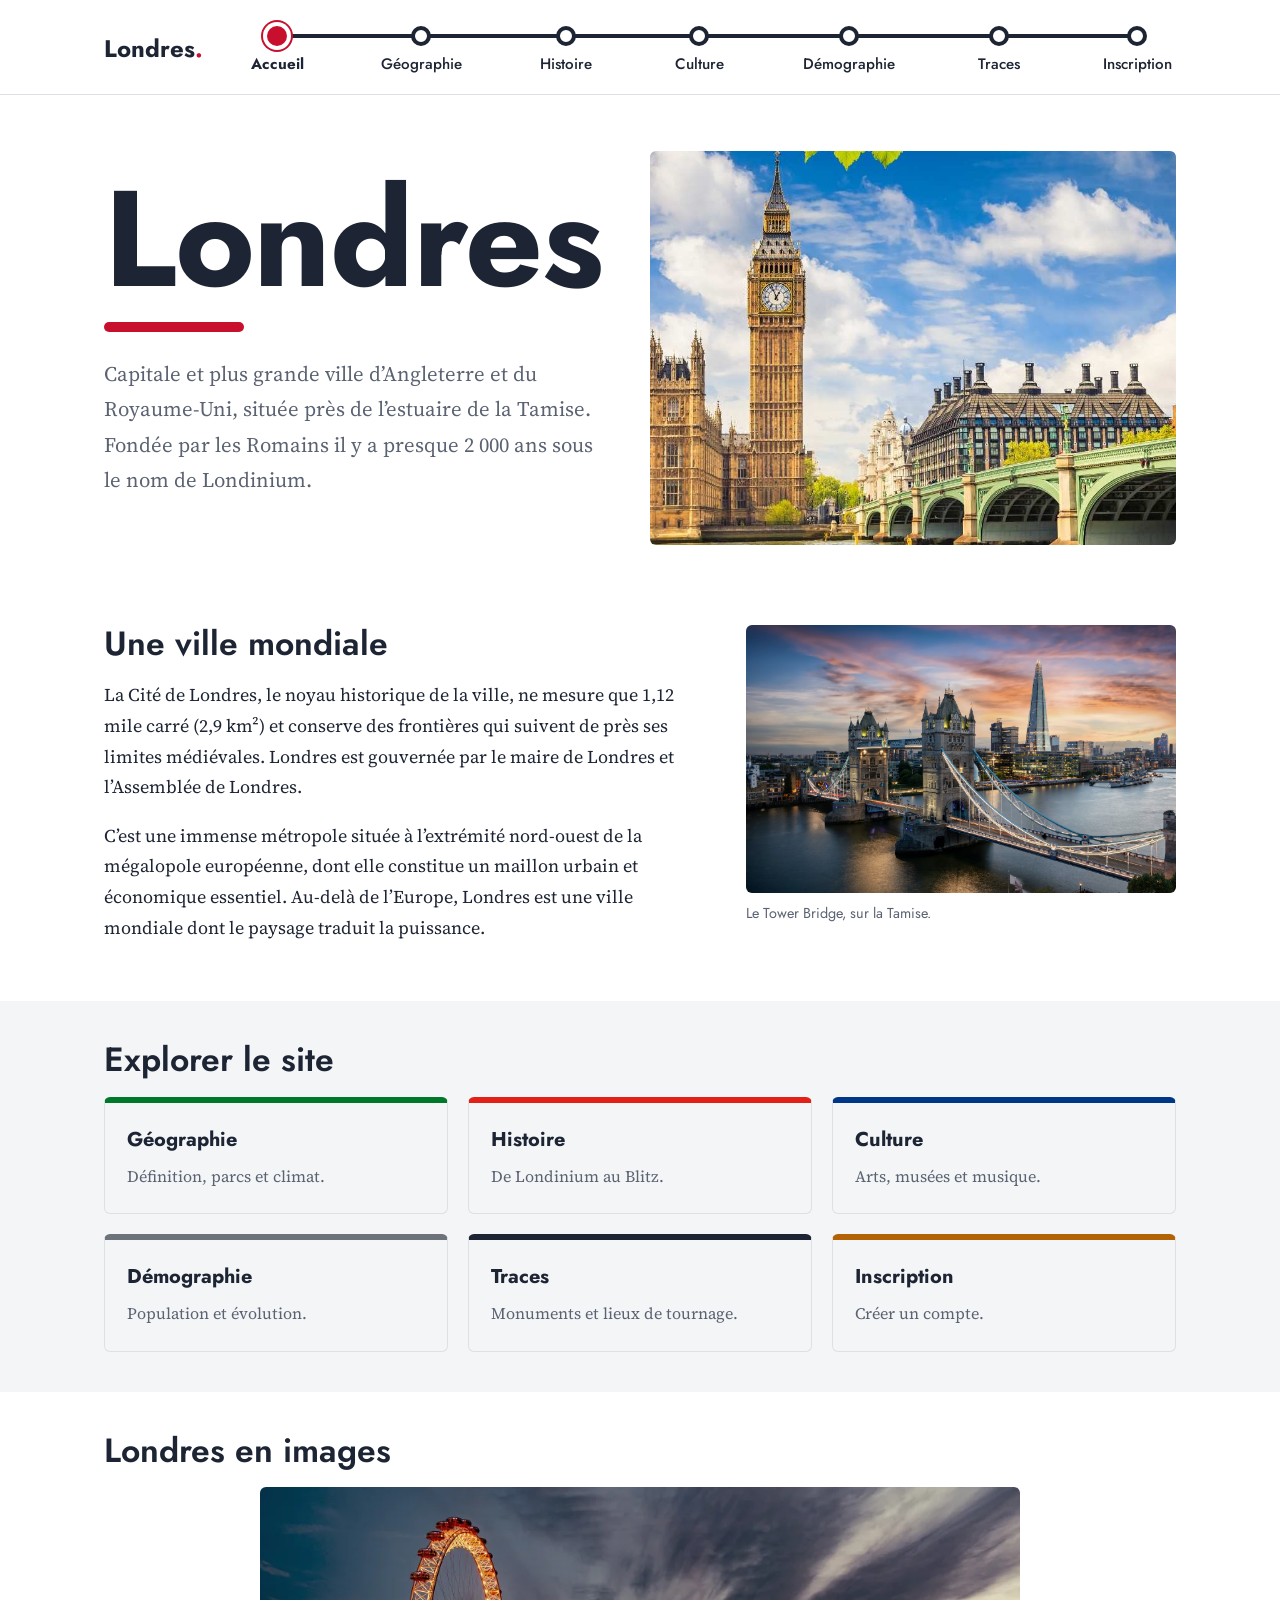
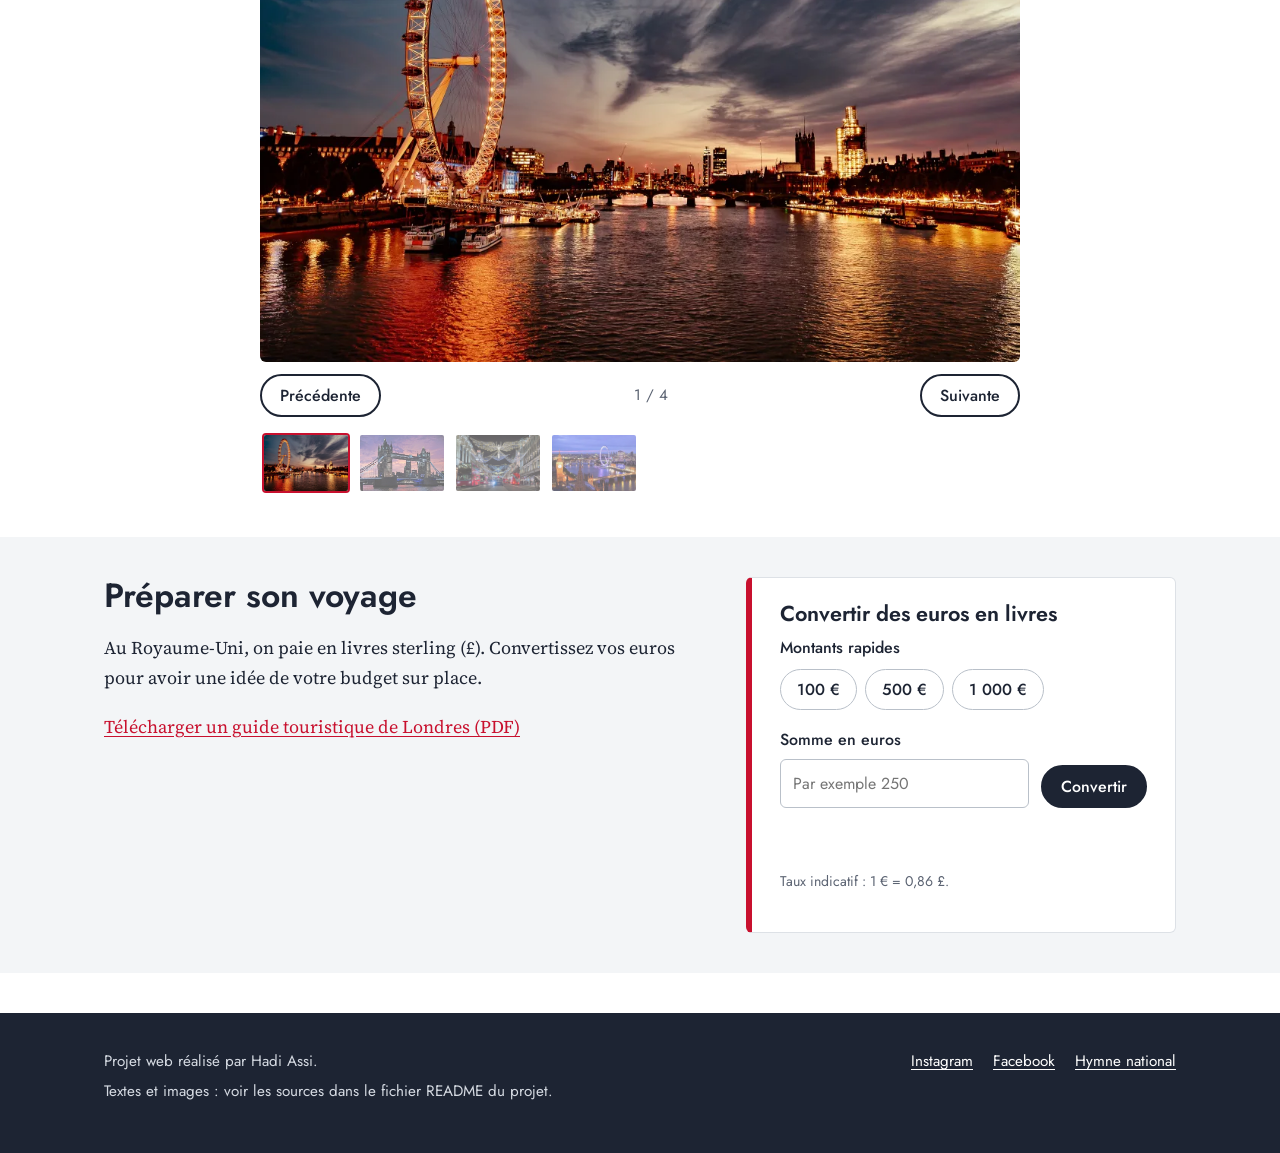
<file: index.html>
<!DOCTYPE html>
<html lang="fr">
<head>
  <meta charset="UTF-8">
  <meta name="viewport" content="width=device-width, initial-scale=1.0">
  <title>Londres – Découvrir la capitale du Royaume-Uni</title>
  <meta name="description" content="Site de découverte de Londres : géographie, histoire, culture, démographie et lieux célèbres.">
  <meta name="author" content="Hadi Assi">
  <link rel="icon" href="data:image/svg+xml,%3Csvg xmlns='http://www.w3.org/2000/svg' viewBox='0 0 32 32'%3E%3Ccircle cx='16' cy='16' r='11' fill='white' stroke='%23C8102E' stroke-width='6'/%3E%3C/svg%3E">
  <link rel="stylesheet" href="css/style.css">
  <script src="script/main.js" defer></script>
  <script src="script/accueil.js" defer></script>
</head>
<body style="--accent: #C8102E;">
  <a class="skip-link" href="#contenu">Aller au contenu</a>

  <header class="site-header">
    <div class="wrap header-inner">
      <a class="brand" href="index.html">Londres<span>.</span></a>
      <nav class="line" aria-label="Pages du site">
        <ol>
          <li><a href="index.html" aria-current="page">Accueil</a></li>
          <li><a href="page/Geographie.html">Géographie</a></li>
          <li><a href="page/Histoire.html">Histoire</a></li>
          <li><a href="page/Culture.html">Culture</a></li>
          <li><a href="page/Demographie.html">Démographie</a></li>
          <li><a href="page/Traces.html">Traces</a></li>
          <li><a href="page/formulaire.html">Inscription</a></li>
        </ol>
      </nav>
    </div>
  </header>

  <main id="contenu">

    <section class="hero">
      <div class="wrap hero-grid">
        <div>
          <h1>Londres</h1>
          <p class="lead">Capitale et plus grande ville d’Angleterre et du Royaume-Uni, située près de l’estuaire de la Tamise. Fondée par les Romains il y a presque 2 000 ans sous le nom de Londinium.</p>
        </div>
        <img src="Images/imgaccueil.jpg" alt="Big Ben et le palais de Westminster au bord de la Tamise">
      </div>
    </section>

    <section class="section">
      <div class="wrap split">
        <div class="prose">
          <h2>Une ville mondiale</h2>
          <p>La Cité de Londres, le noyau historique de la ville, ne mesure que 1,12 mile carré (2,9 km²) et conserve des frontières qui suivent de près ses limites médiévales. Londres est gouvernée par le maire de Londres et l’Assemblée de Londres.</p>
          <p>C’est une immense métropole située à l’extrémité nord-ouest de la mégalopole européenne, dont elle constitue un maillon urbain et économique essentiel. Au-delà de l’Europe, Londres est une ville mondiale dont le paysage traduit la puissance.</p>
        </div>
        <figure>
          <img src="Images/imgaccueil.webp" alt="Le Tower Bridge au coucher du soleil" loading="lazy">
          <figcaption>Le Tower Bridge, sur la Tamise.</figcaption>
        </figure>
      </div>
    </section>

    <section class="section alt">
      <div class="wrap">
        <h2>Explorer le site</h2>
        <ul class="pages-grid">
          <li><a href="page/Geographie.html" style="--c: #00782A;"><strong>Géographie</strong><span>Définition, parcs et climat.</span></a></li>
          <li><a href="page/Histoire.html" style="--c: #E32017;"><strong>Histoire</strong><span>De Londinium au Blitz.</span></a></li>
          <li><a href="page/Culture.html" style="--c: #003688;"><strong>Culture</strong><span>Arts, musées et musique.</span></a></li>
          <li><a href="page/Demographie.html" style="--c: #6D737A;"><strong>Démographie</strong><span>Population et évolution.</span></a></li>
          <li><a href="page/Traces.html" style="--c: #1D2433;"><strong>Traces</strong><span>Monuments et lieux de tournage.</span></a></li>
          <li><a href="page/formulaire.html" style="--c: #B36305;"><strong>Inscription</strong><span>Créer un compte.</span></a></li>
        </ul>
      </div>
    </section>

    <section class="section">
      <div class="wrap">
        <h2>Londres en images</h2>
        <div class="carousel" data-thumbs aria-label="Photos de Londres">
          <div class="carousel-frame">
            <img src="Images/imgaccueil1.webp" alt="La grande roue London Eye au coucher du soleil" class="is-active" loading="lazy">
            <img src="Images/imgaccueil2.webp" alt="Le Tower Bridge illuminé le soir" loading="lazy">
            <img src="Images/imgaccueil4.webp" alt="Regent Street décorée pour Noël" loading="lazy">
            <img src="Images/imgaccueil5.webp" alt="Vue de nuit sur Big Ben et la Tamise" loading="lazy">
          </div>
        </div>
      </div>
    </section>

    <section class="section alt">
      <div class="wrap split">
        <div>
          <h2>Préparer son voyage</h2>
          <p class="prose">Au Royaume-Uni, on paie en livres sterling (£). Convertissez vos euros pour avoir une idée de votre budget sur place.</p>
          <p><a href="http://www.baladestouristiques.fr/citygidsen/pdf/londres_7.pdf">Télécharger un guide touristique de Londres (PDF)</a></p>
        </div>
        <form class="tool" id="convertisseur" novalidate>
          <h3>Convertir des euros en livres</h3>
          <fieldset class="chips">
            <legend class="label">Montants rapides</legend>
            <label><input type="radio" name="montant" value="100"><span>100 €</span></label>
            <label><input type="radio" name="montant" value="500"><span>500 €</span></label>
            <label><input type="radio" name="montant" value="1000"><span>1 000 €</span></label>
          </fieldset>
          <div class="tool-row">
            <div class="field">
              <label for="euros">Somme en euros</label>
              <input type="text" id="euros" inputmode="decimal" placeholder="Par exemple 250">
            </div>
            <button type="submit" class="btn">Convertir</button>
          </div>
          <p class="result" id="resultat-conversion" aria-live="polite"></p>
          <p class="hint">Taux indicatif : 1 € = 0,86 £.</p>
        </form>
      </div>
    </section>

  </main>

  <footer class="site-footer">
    <div class="wrap footer-grid">
      <div>
        <p>Projet web réalisé par Hadi Assi.</p>
        <p>Textes et images : voir les sources dans le fichier README du projet.</p>
      </div>
      <ul>
        <li><a href="https://www.instagram.com/london/">Instagram</a></li>
        <li><a href="https://www.facebook.com/visitlondon/">Facebook</a></li>
        <li><a href="https://www.youtube.com/watch?v=I8KSAtos-dk">Hymne national</a></li>
      </ul>
    </div>
  </footer>
</body>
</html>
</file>
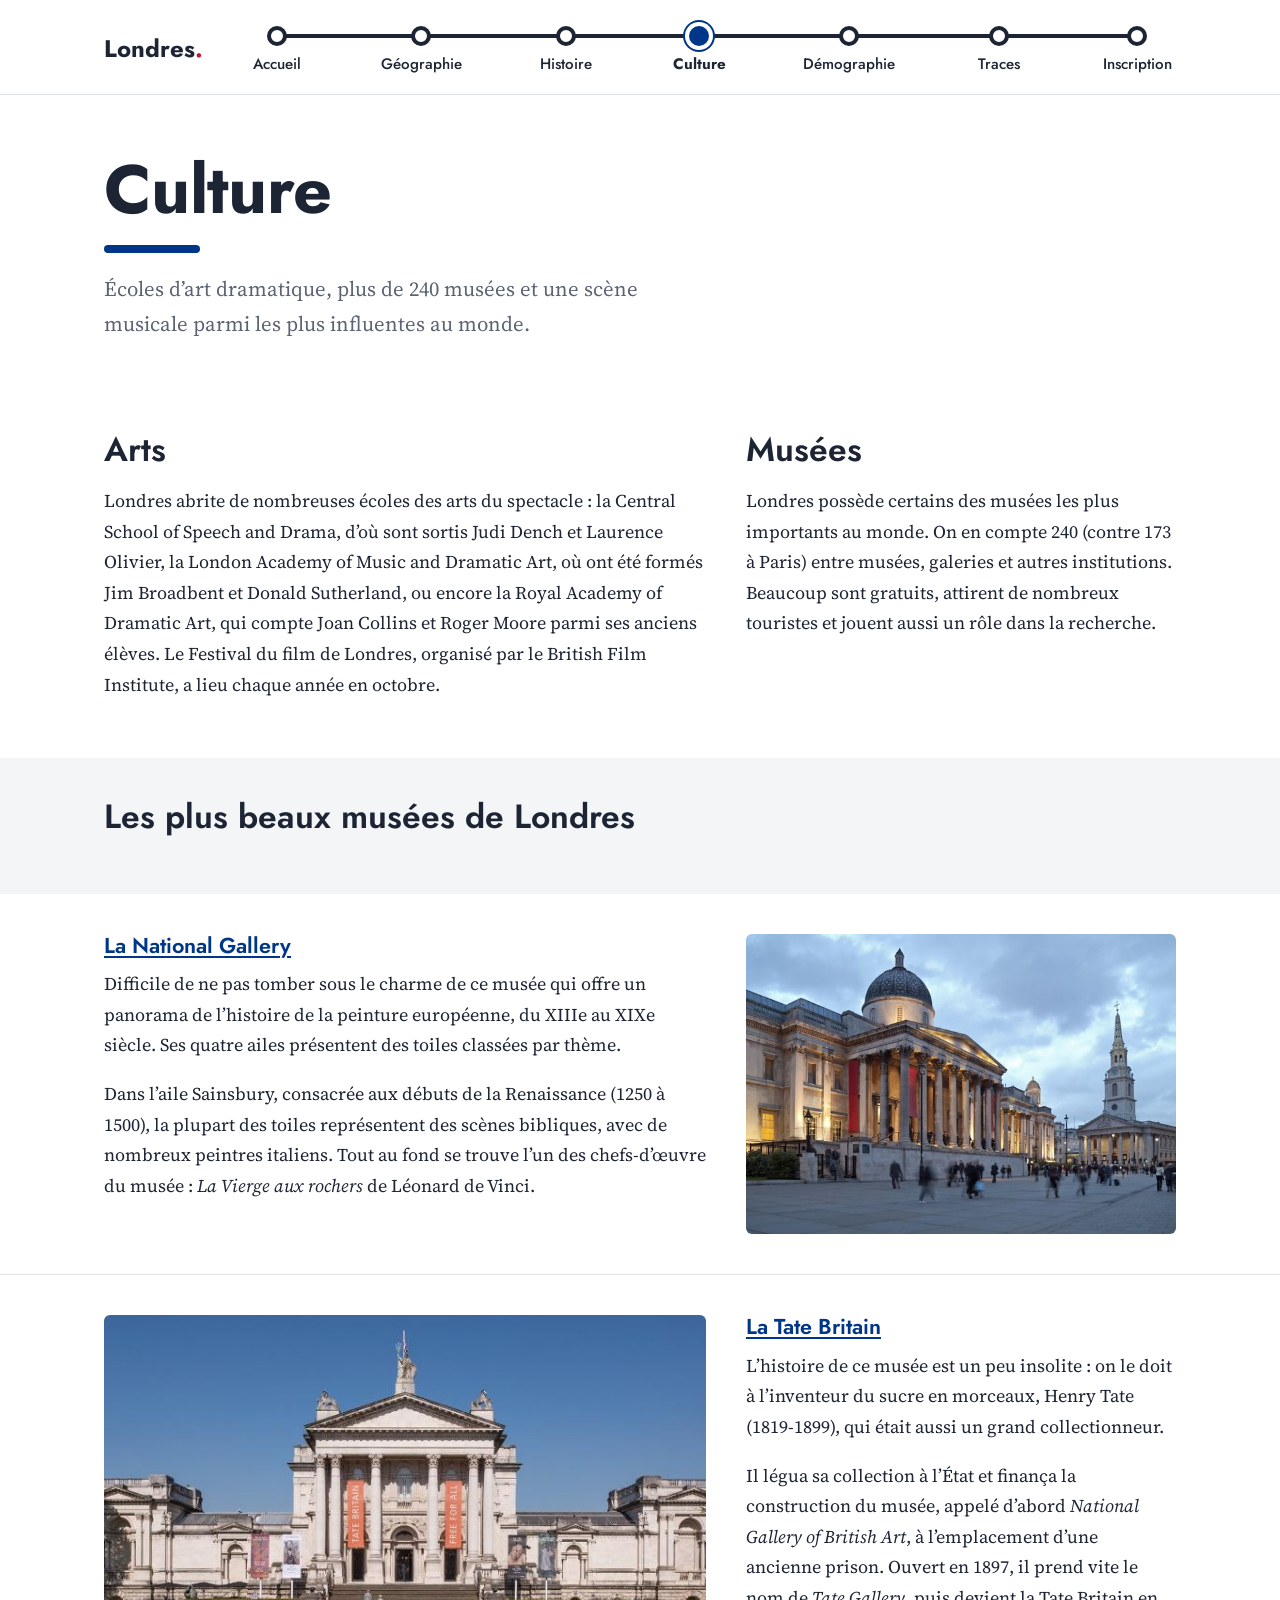
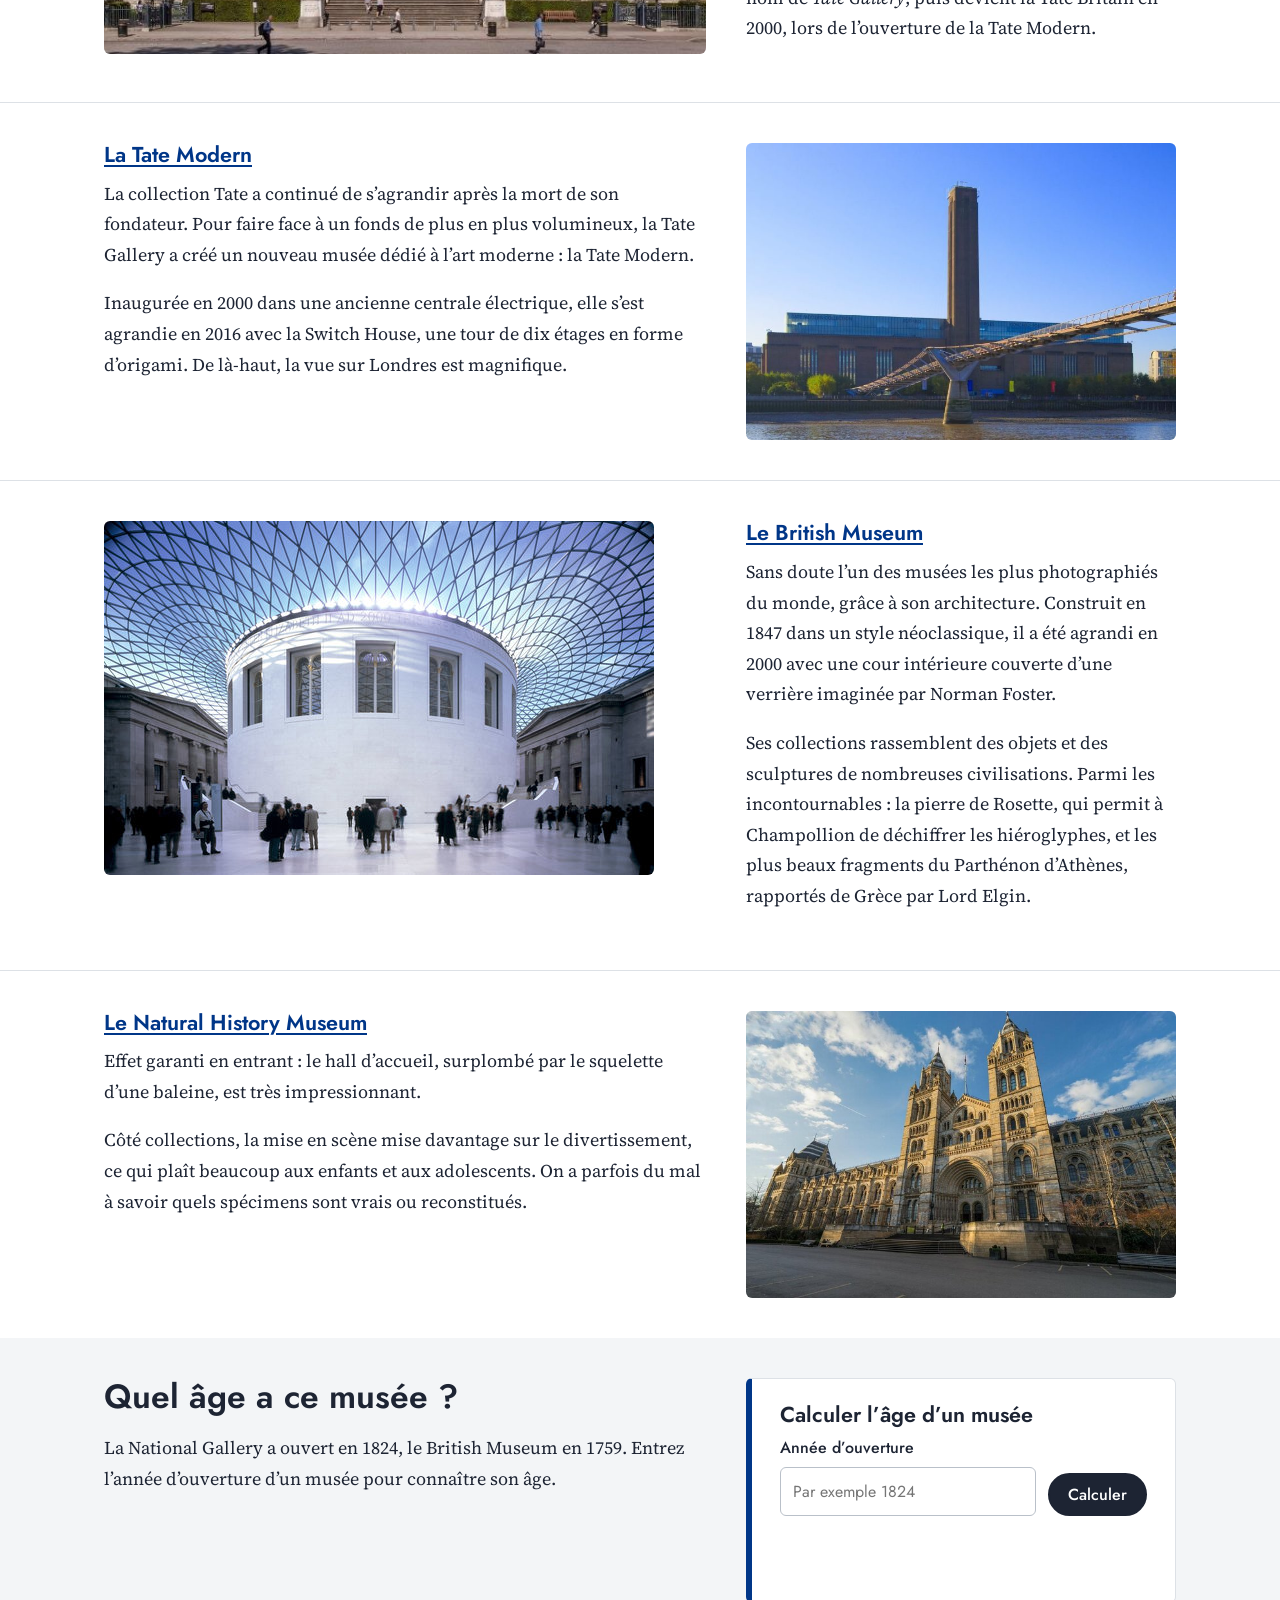
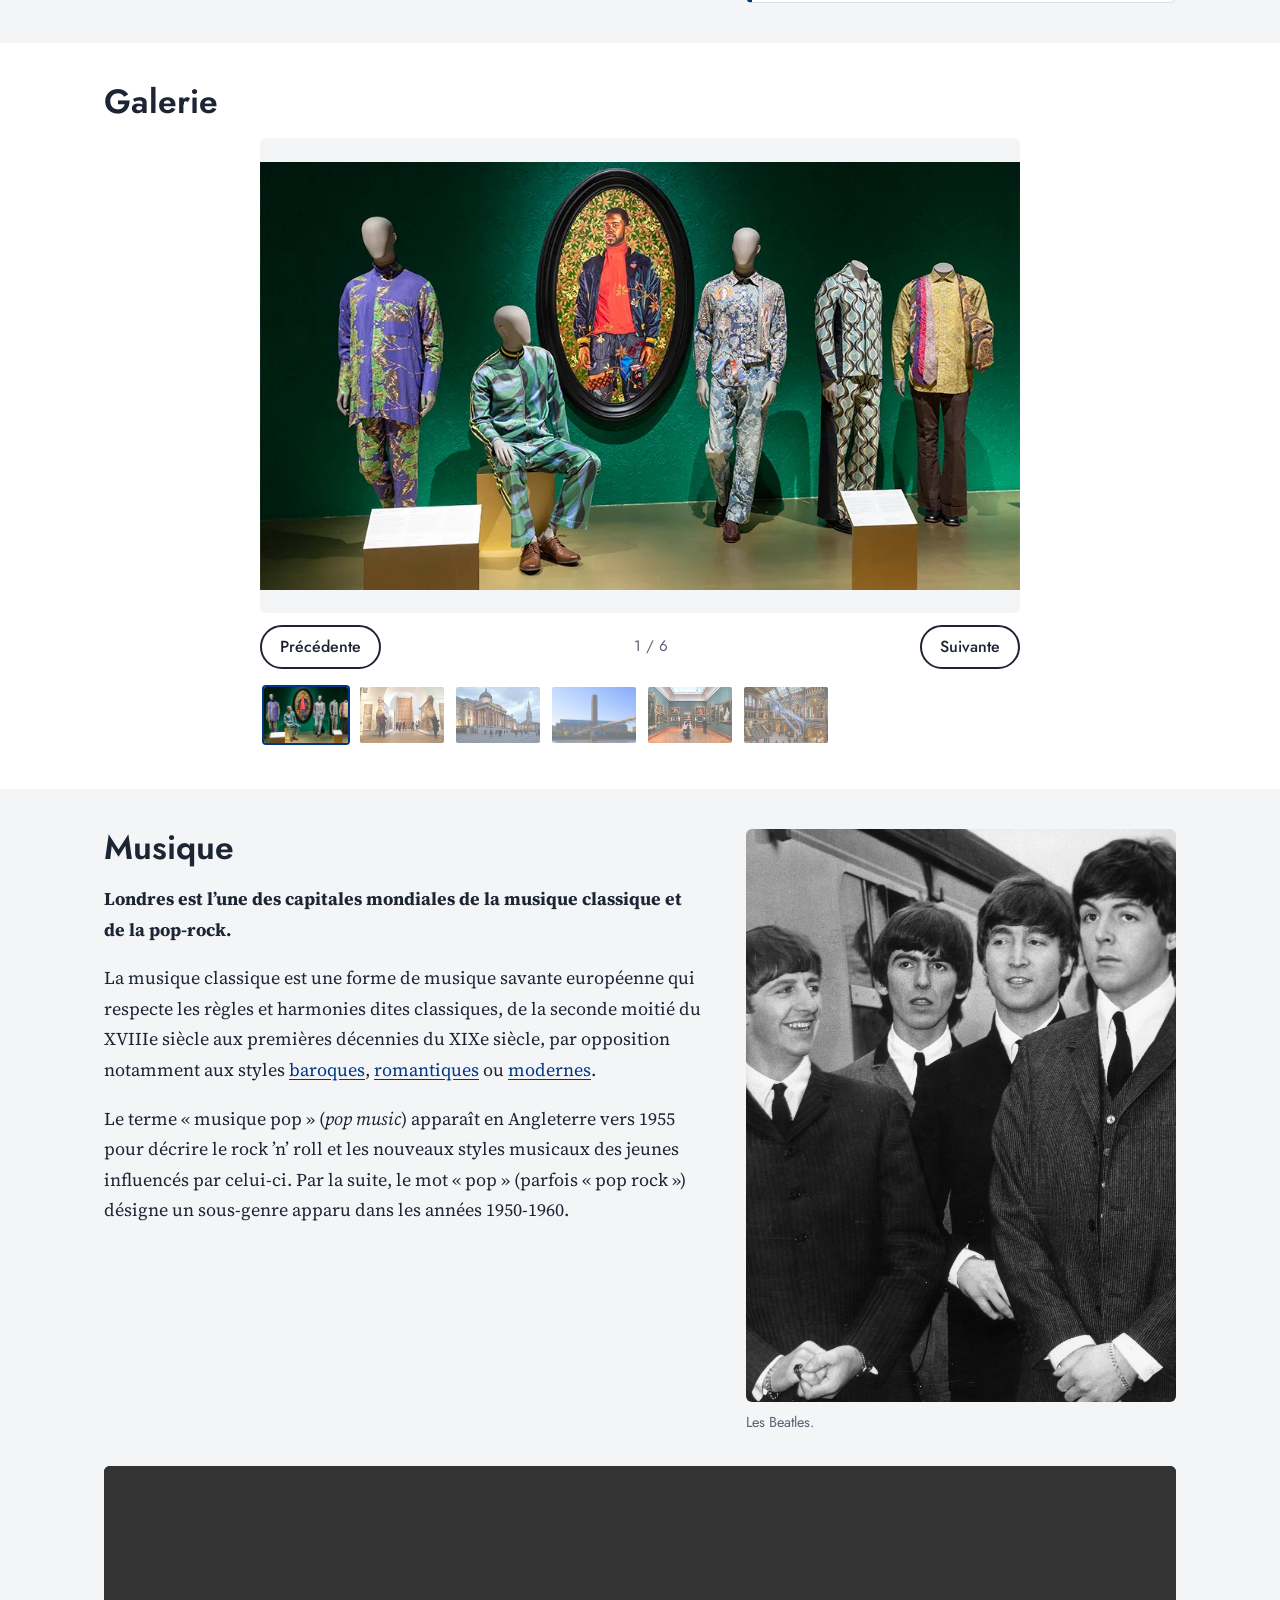
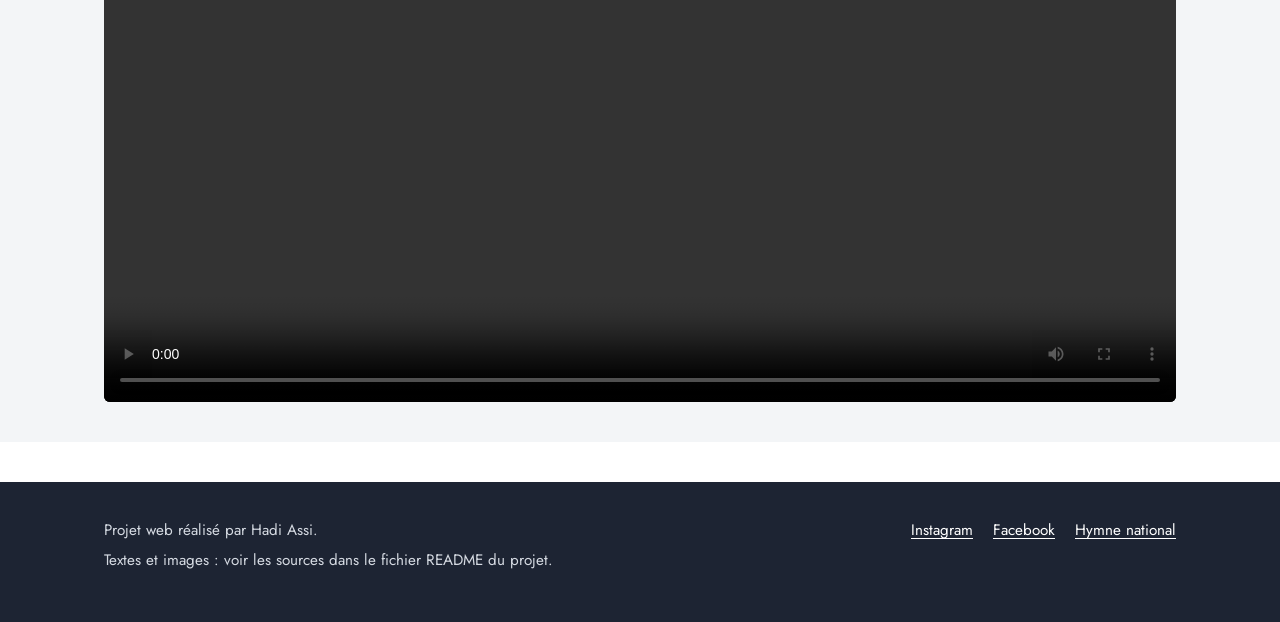
<file: page/Culture.html>
<!DOCTYPE html>
<html lang="fr">
<head>
  <meta charset="UTF-8">
  <meta name="viewport" content="width=device-width, initial-scale=1.0">
  <title>Culture – Londres</title>
  <meta name="description" content="La culture à Londres : arts du spectacle, musées et musique.">
  <meta name="author" content="Hadi Assi">
  <link rel="icon" href="data:image/svg+xml,%3Csvg xmlns='http://www.w3.org/2000/svg' viewBox='0 0 32 32'%3E%3Ccircle cx='16' cy='16' r='11' fill='white' stroke='%23C8102E' stroke-width='6'/%3E%3C/svg%3E">
  <link rel="stylesheet" href="../css/style.css">
  <script src="../script/main.js" defer></script>
  <script src="../script/culture.js" defer></script>
</head>
<body style="--accent: #003688;">
  <a class="skip-link" href="#contenu">Aller au contenu</a>

  <header class="site-header">
    <div class="wrap header-inner">
      <a class="brand" href="../index.html">Londres<span>.</span></a>
      <nav class="line" aria-label="Pages du site">
        <ol>
          <li><a href="../index.html">Accueil</a></li>
          <li><a href="Geographie.html">Géographie</a></li>
          <li><a href="Histoire.html">Histoire</a></li>
          <li><a href="Culture.html" aria-current="page">Culture</a></li>
          <li><a href="Demographie.html">Démographie</a></li>
          <li><a href="Traces.html">Traces</a></li>
          <li><a href="formulaire.html">Inscription</a></li>
        </ol>
      </nav>
    </div>
  </header>

  <main id="contenu">

    <section class="page-head">
      <div class="wrap">
        <h1>Culture</h1>
        <p class="lead">Écoles d’art dramatique, plus de 240 musées et une scène musicale parmi les plus influentes au monde.</p>
      </div>
    </section>

    <section class="section">
      <div class="wrap split">
        <div class="prose">
          <h2>Arts</h2>
          <p>Londres abrite de nombreuses écoles des arts du spectacle : la Central School of Speech and Drama, d’où sont sortis Judi Dench et Laurence Olivier, la London Academy of Music and Dramatic Art, où ont été formés Jim Broadbent et Donald Sutherland, ou encore la Royal Academy of Dramatic Art, qui compte Joan Collins et Roger Moore parmi ses anciens élèves. Le Festival du film de Londres, organisé par le British Film Institute, a lieu chaque année en octobre.</p>
        </div>
        <div>
          <h2>Musées</h2>
          <p class="prose">Londres possède certains des musées les plus importants au monde. On en compte 240 (contre 173 à Paris) entre musées, galeries et autres institutions. Beaucoup sont gratuits, attirent de nombreux touristes et jouent aussi un rôle dans la recherche.</p>
        </div>
      </div>
    </section>

    <section class="section alt">
      <div class="wrap">
        <h2>Les plus beaux musées de Londres</h2>
      </div>
    </section>

    <section class="section">
      <div class="wrap split">
        <div class="prose">
          <h3><a href="https://culturezvous.com/les-plus-beaux-musees-de-londres/#nationalgallery">La National Gallery</a></h3>
            <p>Difficile de ne pas tomber sous le charme de ce musée qui offre un panorama de l’histoire de la peinture européenne, du XIIIe au XIXe siècle. Ses quatre ailes présentent des toiles classées par thème.</p>
            <p>Dans l’aile Sainsbury, consacrée aux débuts de la Renaissance (1250 à 1500), la plupart des toiles représentent des scènes bibliques, avec de nombreux peintres italiens. Tout au fond se trouve l’un des chefs-d’œuvre du musée : <em>La Vierge aux rochers</em> de Léonard de Vinci.</p>
        </div>
        <figure><img src="../Images/imgculture.jpg" alt="La National Gallery sur Trafalgar Square" loading="lazy"></figure>
      </div>
    </section>

    <section class="section">
      <div class="wrap split reverse">
        <div class="prose">
          <h3><a href="https://culturezvous.com/les-plus-beaux-musees-de-londres/#tatebritain">La Tate Britain</a></h3>
            <p>L’histoire de ce musée est un peu insolite : on le doit à l’inventeur du sucre en morceaux, Henry Tate (1819-1899), qui était aussi un grand collectionneur.</p>
            <p>Il légua sa collection à l’État et finança la construction du musée, appelé d’abord <em>National Gallery of British Art</em>, à l’emplacement d’une ancienne prison. Ouvert en 1897, il prend vite le nom de <em>Tate Gallery</em>, puis devient la Tate Britain en 2000, lors de l’ouverture de la Tate Modern.</p>
        </div>
        <figure><img src="../Images/imgculture2.jpg" alt="La façade de la Tate Britain" loading="lazy"></figure>
      </div>
    </section>

    <section class="section">
      <div class="wrap split">
        <div class="prose">
          <h3><a href="https://culturezvous.com/les-plus-beaux-musees-de-londres/#tatemodern">La Tate Modern</a></h3>
            <p>La collection Tate a continué de s’agrandir après la mort de son fondateur. Pour faire face à un fonds de plus en plus volumineux, la Tate Gallery a créé un nouveau musée dédié à l’art moderne : la Tate Modern.</p>
            <p>Inaugurée en 2000 dans une ancienne centrale électrique, elle s’est agrandie en 2016 avec la Switch House, une tour de dix étages en forme d’origami. De là-haut, la vue sur Londres est magnifique.</p>
        </div>
        <figure><img src="../Images/imgculture3.jpg" alt="La Tate Modern et le Millennium Bridge" loading="lazy"></figure>
      </div>
    </section>

    <section class="section">
      <div class="wrap split reverse">
        <div class="prose">
          <h3><a href="https://culturezvous.com/les-plus-beaux-musees-de-londres/#britishmuseum">Le British Museum</a></h3>
            <p>Sans doute l’un des musées les plus photographiés du monde, grâce à son architecture. Construit en 1847 dans un style néoclassique, il a été agrandi en 2000 avec une cour intérieure couverte d’une verrière imaginée par Norman Foster.</p>
            <p>Ses collections rassemblent des objets et des sculptures de nombreuses civilisations. Parmi les incontournables : la pierre de Rosette, qui permit à Champollion de déchiffrer les hiéroglyphes, et les plus beaux fragments du Parthénon d’Athènes, rapportés de Grèce par Lord Elgin.</p>
        </div>
        <figure><img src="../Images/imgculture13.jpg" alt="La grande cour couverte du British Museum" loading="lazy"></figure>
      </div>
    </section>

    <section class="section">
      <div class="wrap split">
        <div class="prose">
          <h3><a href="https://culturezvous.com/les-plus-beaux-musees-de-londres/#historymuseum">Le Natural History Museum</a></h3>
            <p>Effet garanti en entrant : le hall d’accueil, surplombé par le squelette d’une baleine, est très impressionnant.</p>
            <p>Côté collections, la mise en scène mise davantage sur le divertissement, ce qui plaît beaucoup aux enfants et aux adolescents. On a parfois du mal à savoir quels spécimens sont vrais ou reconstitués.</p>
        </div>
        <figure><img src="../Images/imgculture5.jpg" alt="Le bâtiment du Natural History Museum" loading="lazy"></figure>
      </div>
    </section>

    <section class="section alt">
      <div class="wrap split">
        <div>
          <h2>Quel âge a ce musée ?</h2>
          <p class="prose">La National Gallery a ouvert en 1824, le British Museum en 1759. Entrez l’année d’ouverture d’un musée pour connaître son âge.</p>
        </div>
        <form class="tool" id="age-musee" novalidate>
          <h3>Calculer l’âge d’un musée</h3>
          <div class="tool-row">
            <div class="field">
              <label for="annee">Année d’ouverture</label>
              <input type="number" id="annee" placeholder="Par exemple 1824">
            </div>
            <button type="submit" class="btn">Calculer</button>
          </div>
          <p class="result" id="resultat-musee" aria-live="polite"></p>
        </form>
      </div>
    </section>

    <section class="section">
      <div class="wrap">
        <h2>Galerie</h2>
        <div class="carousel" data-autoplay="4000" data-thumbs data-fit="contain" aria-label="Galerie culture">
          <div class="carousel-frame">
            <img src="../Images/imgculture16.webp" alt="Exposition de mode dans un musée londonien" class="is-active" loading="lazy">
            <img src="../Images/imgculture12.jpg" alt="Sculptures assyriennes au British Museum" loading="lazy">
            <img src="../Images/imgculture.jpg" alt="La National Gallery sur Trafalgar Square" loading="lazy">
            <img src="../Images/imgculture3.jpg" alt="La Tate Modern et le Millennium Bridge" loading="lazy">
            <img src="../Images/imgculture10.jpg" alt="Une salle de la National Gallery" loading="lazy">
            <img src="../Images/imgculture9.jfif" alt="Le squelette de baleine du Natural History Museum" loading="lazy">
          </div>
        </div>
      </div>
    </section>

    <section class="section alt">
      <div class="wrap split">
        <div class="prose">
          <h2>Musique</h2>
          <p><strong>Londres est l’une des capitales mondiales de la musique classique et de la pop-rock.</strong></p>
          <p>La musique classique est une forme de musique savante européenne qui respecte les règles et harmonies dites classiques, de la seconde moitié du XVIIIe siècle aux premières décennies du XIXe siècle, par opposition notamment aux styles <a href="https://fr.wiktionary.org/wiki/baroque">baroques</a>, <a href="https://fr.wiktionary.org/wiki/romantique">romantiques</a> ou <a href="https://fr.wiktionary.org/wiki/moderne">modernes</a>.</p>
          <p>Le terme « musique pop » (<em>pop music</em>) apparaît en Angleterre vers 1955 pour décrire le rock ’n’ roll et les nouveaux styles musicaux des jeunes influencés par celui-ci. Par la suite, le mot « pop » (parfois « pop rock ») désigne un sous-genre apparu dans les années 1950-1960.</p>
        </div>
        <figure>
          <img src="../Images/imgculture6.jpg" alt="Les Beatles en noir et blanc" loading="lazy">
          <figcaption>Les Beatles.</figcaption>
        </figure>
      </div>
      <div class="wrap" style="margin-top: 32px;">
        <div class="video-box">
          <video controls preload="metadata">
            <source src="../Data/musique-londres.mp4" type="video/mp4">
            Votre navigateur ne peut pas lire cette vidéo.
          </video>
        </div>
      </div>
    </section>

  </main>

  <footer class="site-footer">
    <div class="wrap footer-grid">
      <div>
        <p>Projet web réalisé par Hadi Assi.</p>
        <p>Textes et images : voir les sources dans le fichier README du projet.</p>
      </div>
      <ul>
        <li><a href="https://www.instagram.com/london/">Instagram</a></li>
        <li><a href="https://www.facebook.com/visitlondon/">Facebook</a></li>
        <li><a href="https://www.youtube.com/watch?v=I8KSAtos-dk">Hymne national</a></li>
      </ul>
    </div>
  </footer>
</body>
</html>
</file>
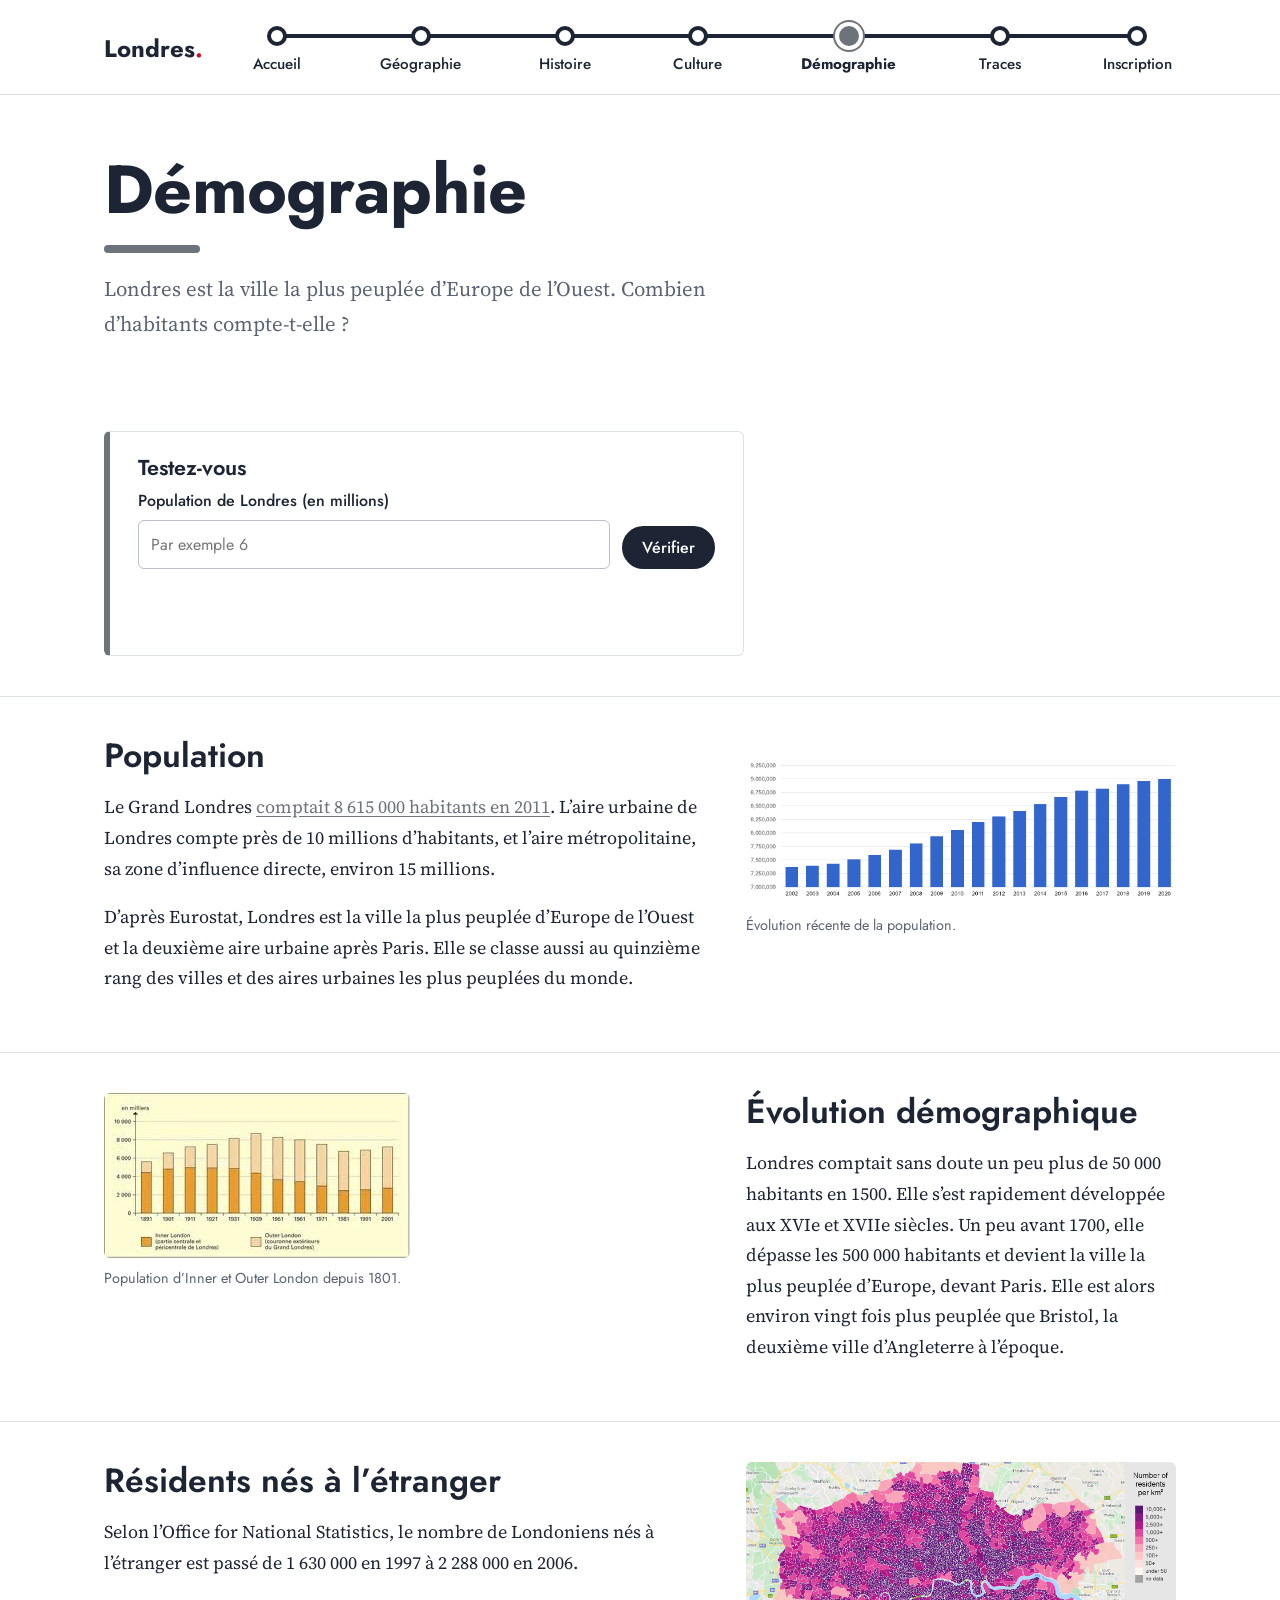
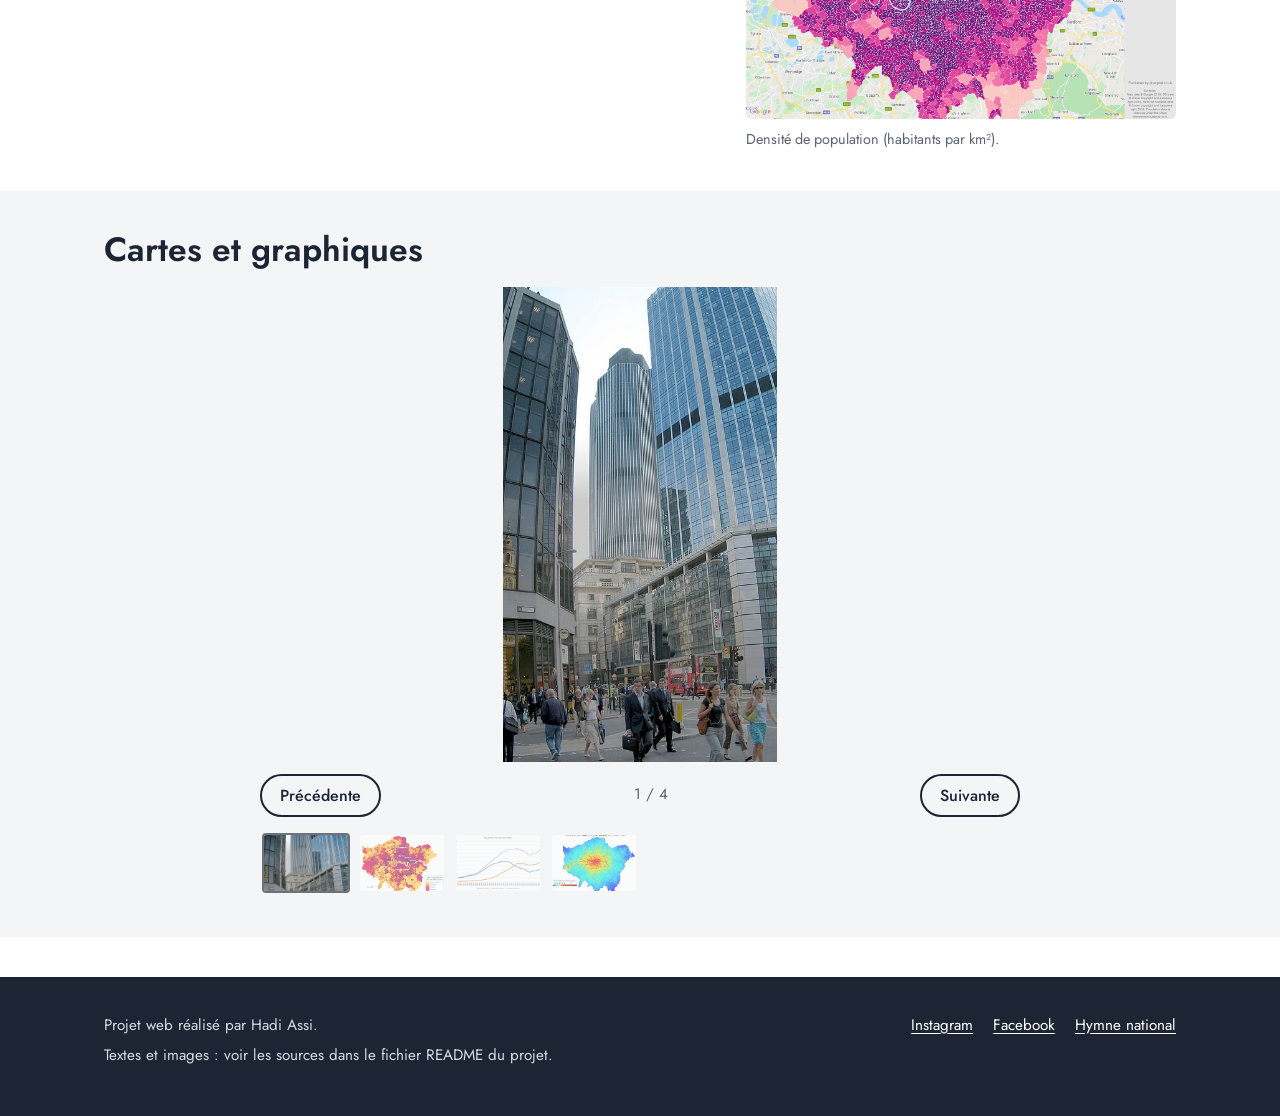
<file: page/Demographie.html>
<!DOCTYPE html>
<html lang="fr">
<head>
  <meta charset="UTF-8">
  <meta name="viewport" content="width=device-width, initial-scale=1.0">
  <title>Démographie – Londres</title>
  <meta name="description" content="La population de Londres : chiffres clés, évolution historique et résidents nés à l’étranger.">
  <meta name="author" content="Hadi Assi">
  <link rel="icon" href="data:image/svg+xml,%3Csvg xmlns='http://www.w3.org/2000/svg' viewBox='0 0 32 32'%3E%3Ccircle cx='16' cy='16' r='11' fill='white' stroke='%23C8102E' stroke-width='6'/%3E%3C/svg%3E">
  <link rel="stylesheet" href="../css/style.css">
  <script src="../script/main.js" defer></script>
  <script src="../script/Demographie.js" defer></script>
</head>
<body style="--accent: #6D737A;">
  <a class="skip-link" href="#contenu">Aller au contenu</a>

  <header class="site-header">
    <div class="wrap header-inner">
      <a class="brand" href="../index.html">Londres<span>.</span></a>
      <nav class="line" aria-label="Pages du site">
        <ol>
          <li><a href="../index.html">Accueil</a></li>
          <li><a href="Geographie.html">Géographie</a></li>
          <li><a href="Histoire.html">Histoire</a></li>
          <li><a href="Culture.html">Culture</a></li>
          <li><a href="Demographie.html" aria-current="page">Démographie</a></li>
          <li><a href="Traces.html">Traces</a></li>
          <li><a href="formulaire.html">Inscription</a></li>
        </ol>
      </nav>
    </div>
  </header>

  <main id="contenu">

    <section class="page-head">
      <div class="wrap">
        <h1>Démographie</h1>
        <p class="lead">Londres est la ville la plus peuplée d’Europe de l’Ouest. Combien d’habitants compte-t-elle ?</p>
      </div>
    </section>

    <section class="section">
      <div class="wrap">
        <form class="tool" id="quiz-population" novalidate>
          <h3>Testez-vous</h3>
          <div class="tool-row">
            <div class="field">
              <label for="population">Population de Londres (en millions)</label>
              <input type="text" id="population" inputmode="decimal" placeholder="Par exemple 6">
            </div>
            <button type="submit" class="btn">Vérifier</button>
          </div>
          <p class="result" id="resultat-quiz" aria-live="polite"></p>
        </form>
      </div>
    </section>

    <section class="section">
      <div class="wrap split">
        <div class="prose">
          <h2>Population</h2>
          <p>Le Grand Londres <a href="http://www.viewsoftheworld.net/wp-content/uploads/2013/01/LondonPopulationPyramid_Census2011.jpg">comptait 8 615 000 habitants en 2011</a>. L’aire urbaine de Londres compte près de 10 millions d’habitants, et l’aire métropolitaine, sa zone d’influence directe, environ 15 millions.</p>
          <p>D’après Eurostat, Londres est la ville la plus peuplée d’Europe de l’Ouest et la deuxième aire urbaine après Paris. Elle se classe aussi au quinzième rang des villes et des aires urbaines les plus peuplées du monde.</p>
        </div>
        <figure>
          <img src="../Images/imgdemographie.png" alt="Graphique de la population de Londres année par année" loading="lazy">
          <figcaption>Évolution récente de la population.</figcaption>
        </figure>
      </div>
    </section>

    <section class="section">
      <div class="wrap split reverse">
        <div class="prose">
          <h2>Évolution démographique</h2>
          <p>Londres comptait sans doute un peu plus de 50 000 habitants en 1500. Elle s’est rapidement développée aux XVIe et XVIIe siècles. Un peu avant 1700, elle dépasse les 500 000 habitants et devient la ville la plus peuplée d’Europe, devant Paris. Elle est alors environ vingt fois plus peuplée que Bristol, la deuxième ville d’Angleterre à l’époque.</p>
        </div>
        <figure>
          <img src="../Images/imagedemoooo.jfif" alt="Graphique de la population d’Inner London et Outer London depuis 1801" loading="lazy">
          <figcaption>Population d’Inner et Outer London depuis 1801.</figcaption>
        </figure>
      </div>
    </section>

    <section class="section">
      <div class="wrap split">
        <div class="prose">
          <h2>Résidents nés à l’étranger</h2>
          <p>Selon l’Office for National Statistics, le nombre de Londoniens nés à l’étranger est passé de 1 630 000 en 1997 à 2 288 000 en 2006.</p>
        </div>
        <figure>
          <img src="../Images/imgdemographie3.png" alt="Carte de la densité de population dans le Grand Londres" loading="lazy">
          <figcaption>Densité de population (habitants par km²).</figcaption>
        </figure>
      </div>
    </section>

    <section class="section alt">
      <div class="wrap">
        <h2>Cartes et graphiques</h2>
        <div class="carousel" data-thumbs data-fit="contain" aria-label="Cartes et graphiques">
          <div class="carousel-frame">
            <img src="../Images/demo1.jpg" alt="Une rue animée de la City" class="is-active" loading="lazy">
            <img src="../Images/demo.jfif" alt="Carte de la précarité dans le Grand Londres" loading="lazy">
            <img src="../Images/demo2.png" alt="Courbes de population du Grand Londres" loading="lazy">
            <img src="../Images/demo4.jfif" alt="Carte de la pollution au dioxyde d’azote à Londres" loading="lazy">
          </div>
        </div>
      </div>
    </section>

  </main>

  <footer class="site-footer">
    <div class="wrap footer-grid">
      <div>
        <p>Projet web réalisé par Hadi Assi.</p>
        <p>Textes et images : voir les sources dans le fichier README du projet.</p>
      </div>
      <ul>
        <li><a href="https://www.instagram.com/london/">Instagram</a></li>
        <li><a href="https://www.facebook.com/visitlondon/">Facebook</a></li>
        <li><a href="https://www.youtube.com/watch?v=I8KSAtos-dk">Hymne national</a></li>
      </ul>
    </div>
  </footer>
</body>
</html>
</file>
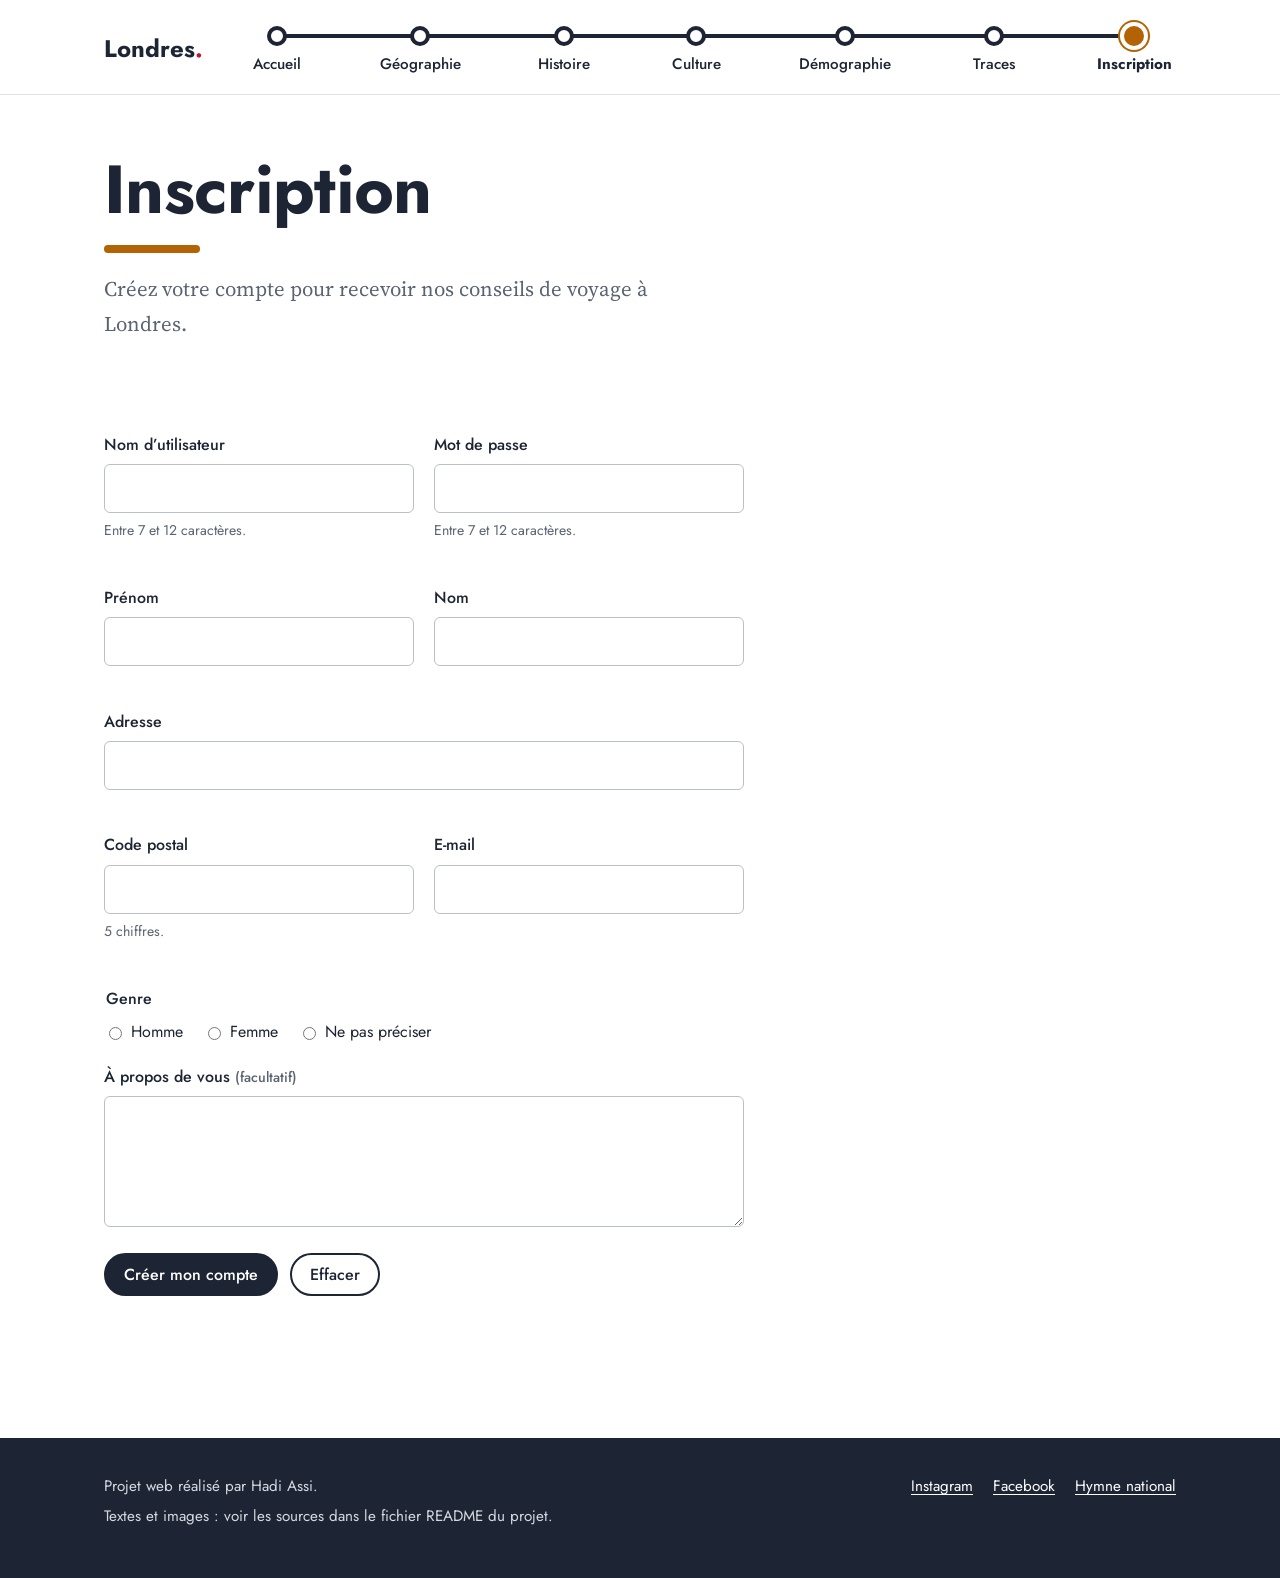
<file: page/formulaire.html>
<!DOCTYPE html>
<html lang="fr">
<head>
  <meta charset="UTF-8">
  <meta name="viewport" content="width=device-width, initial-scale=1.0">
  <title>Inscription – Londres</title>
  <meta name="description" content="Créer un compte sur le site Londres.">
  <meta name="author" content="Hadi Assi">
  <link rel="icon" href="data:image/svg+xml,%3Csvg xmlns='http://www.w3.org/2000/svg' viewBox='0 0 32 32'%3E%3Ccircle cx='16' cy='16' r='11' fill='white' stroke='%23C8102E' stroke-width='6'/%3E%3C/svg%3E">
  <link rel="stylesheet" href="../css/style.css">
  <script src="../script/main.js" defer></script>
  <script src="../script/formulaire.js" defer></script>
</head>
<body style="--accent: #B36305;">
  <a class="skip-link" href="#contenu">Aller au contenu</a>

  <header class="site-header">
    <div class="wrap header-inner">
      <a class="brand" href="../index.html">Londres<span>.</span></a>
      <nav class="line" aria-label="Pages du site">
        <ol>
          <li><a href="../index.html">Accueil</a></li>
          <li><a href="Geographie.html">Géographie</a></li>
          <li><a href="Histoire.html">Histoire</a></li>
          <li><a href="Culture.html">Culture</a></li>
          <li><a href="Demographie.html">Démographie</a></li>
          <li><a href="Traces.html">Traces</a></li>
          <li><a href="formulaire.html" aria-current="page">Inscription</a></li>
        </ol>
      </nav>
    </div>
  </header>

  <main id="contenu">

    <section class="page-head">
      <div class="wrap">
        <h1>Inscription</h1>
        <p class="lead">Créez votre compte pour recevoir nos conseils de voyage à Londres.</p>
      </div>
    </section>

    <section class="section">
      <div class="wrap">
        <form id="form1" class="form" novalidate>
          <div class="form-grid">
            <div class="field">
              <label for="txtUsername">Nom d’utilisateur</label>
              <input type="text" id="txtUsername" name="txtUsername" aria-describedby="txtUsername-erreur" autocomplete="username" maxlength="12">
              <span class="hint">Entre 7 et 12 caractères.</span>
              <span class="error" id="txtUsername-erreur" aria-live="polite"></span>
            </div>
            <div class="field">
              <label for="txtPassword">Mot de passe</label>
              <input type="password" id="txtPassword" name="txtPassword" aria-describedby="txtPassword-erreur" autocomplete="new-password" maxlength="12">
              <span class="hint">Entre 7 et 12 caractères.</span>
              <span class="error" id="txtPassword-erreur" aria-live="polite"></span>
            </div>
            <div class="field">
              <label for="txtFirstname">Prénom</label>
              <input type="text" id="txtFirstname" name="txtFirstname" aria-describedby="txtFirstname-erreur" autocomplete="given-name">
              
              <span class="error" id="txtFirstname-erreur" aria-live="polite"></span>
            </div>
            <div class="field">
              <label for="txtLastname">Nom</label>
              <input type="text" id="txtLastname" name="txtLastname" aria-describedby="txtLastname-erreur" autocomplete="family-name">
              
              <span class="error" id="txtLastname-erreur" aria-live="polite"></span>
            </div>
            <div class="field full">
              <label for="txtAddress">Adresse</label>
              <input type="text" id="txtAddress" name="txtAddress" aria-describedby="txtAddress-erreur" autocomplete="street-address">
              
              <span class="error" id="txtAddress-erreur" aria-live="polite"></span>
            </div>
            <div class="field">
              <label for="txtCode">Code postal</label>
              <input type="text" id="txtCode" name="txtCode" aria-describedby="txtCode-erreur" inputmode="numeric" autocomplete="postal-code" maxlength="5">
              <span class="hint">5 chiffres.</span>
              <span class="error" id="txtCode-erreur" aria-live="polite"></span>
            </div>
            <div class="field">
              <label for="txtEmail">E-mail</label>
              <input type="email" id="txtEmail" name="txtEmail" aria-describedby="txtEmail-erreur" autocomplete="email">
              
              <span class="error" id="txtEmail-erreur" aria-live="polite"></span>
            </div>
            <fieldset class="field full" style="border: 0; padding: 0; margin: 0 0 18px;">
              <legend class="label" style="margin-bottom: 6px;">Genre</legend>
              <div class="radios">
                <label><input type="radio" name="genre" id="Male" value="Homme"> Homme</label>
                <label><input type="radio" name="genre" id="Female" value="Femme"> Femme</label>
                <label><input type="radio" name="genre" id="Autre" value="Autre"> Ne pas préciser</label>
              </div>
            </fieldset>
            <div class="field full">
              <label for="txtAbout">À propos de vous <span class="hint">(facultatif)</span></label>
              <textarea id="txtAbout" name="txtAbout" rows="4"></textarea>
            </div>
          </div>
          <div class="form-actions">
            <button type="submit" class="btn" id="btnRegister">Créer mon compte</button>
            <button type="reset" class="btn ghost" id="btnClear">Effacer</button>
          </div>
          <p class="result" id="resultat-form" aria-live="polite"></p>
        </form>
      </div>
    </section>

  </main>

  <footer class="site-footer">
    <div class="wrap footer-grid">
      <div>
        <p>Projet web réalisé par Hadi Assi.</p>
        <p>Textes et images : voir les sources dans le fichier README du projet.</p>
      </div>
      <ul>
        <li><a href="https://www.instagram.com/london/">Instagram</a></li>
        <li><a href="https://www.facebook.com/visitlondon/">Facebook</a></li>
        <li><a href="https://www.youtube.com/watch?v=I8KSAtos-dk">Hymne national</a></li>
      </ul>
    </div>
  </footer>
</body>
</html>
</file>
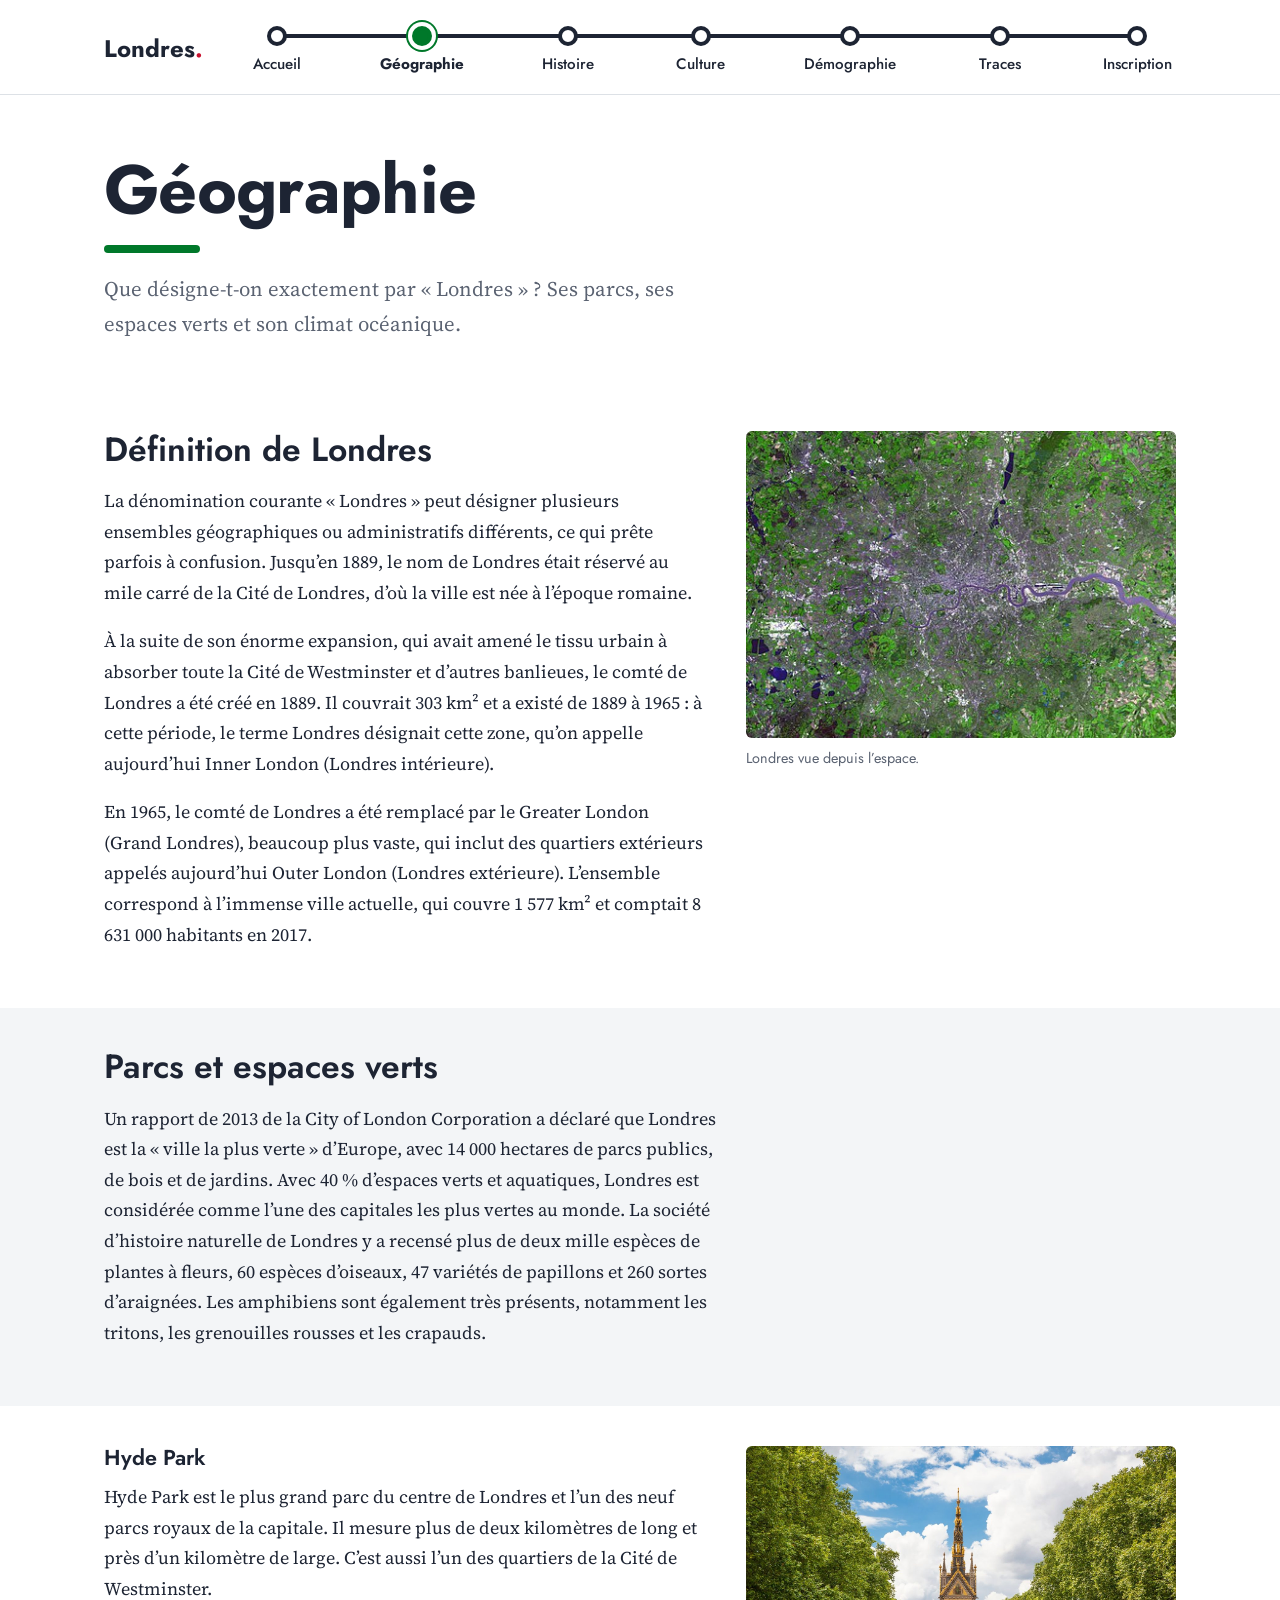
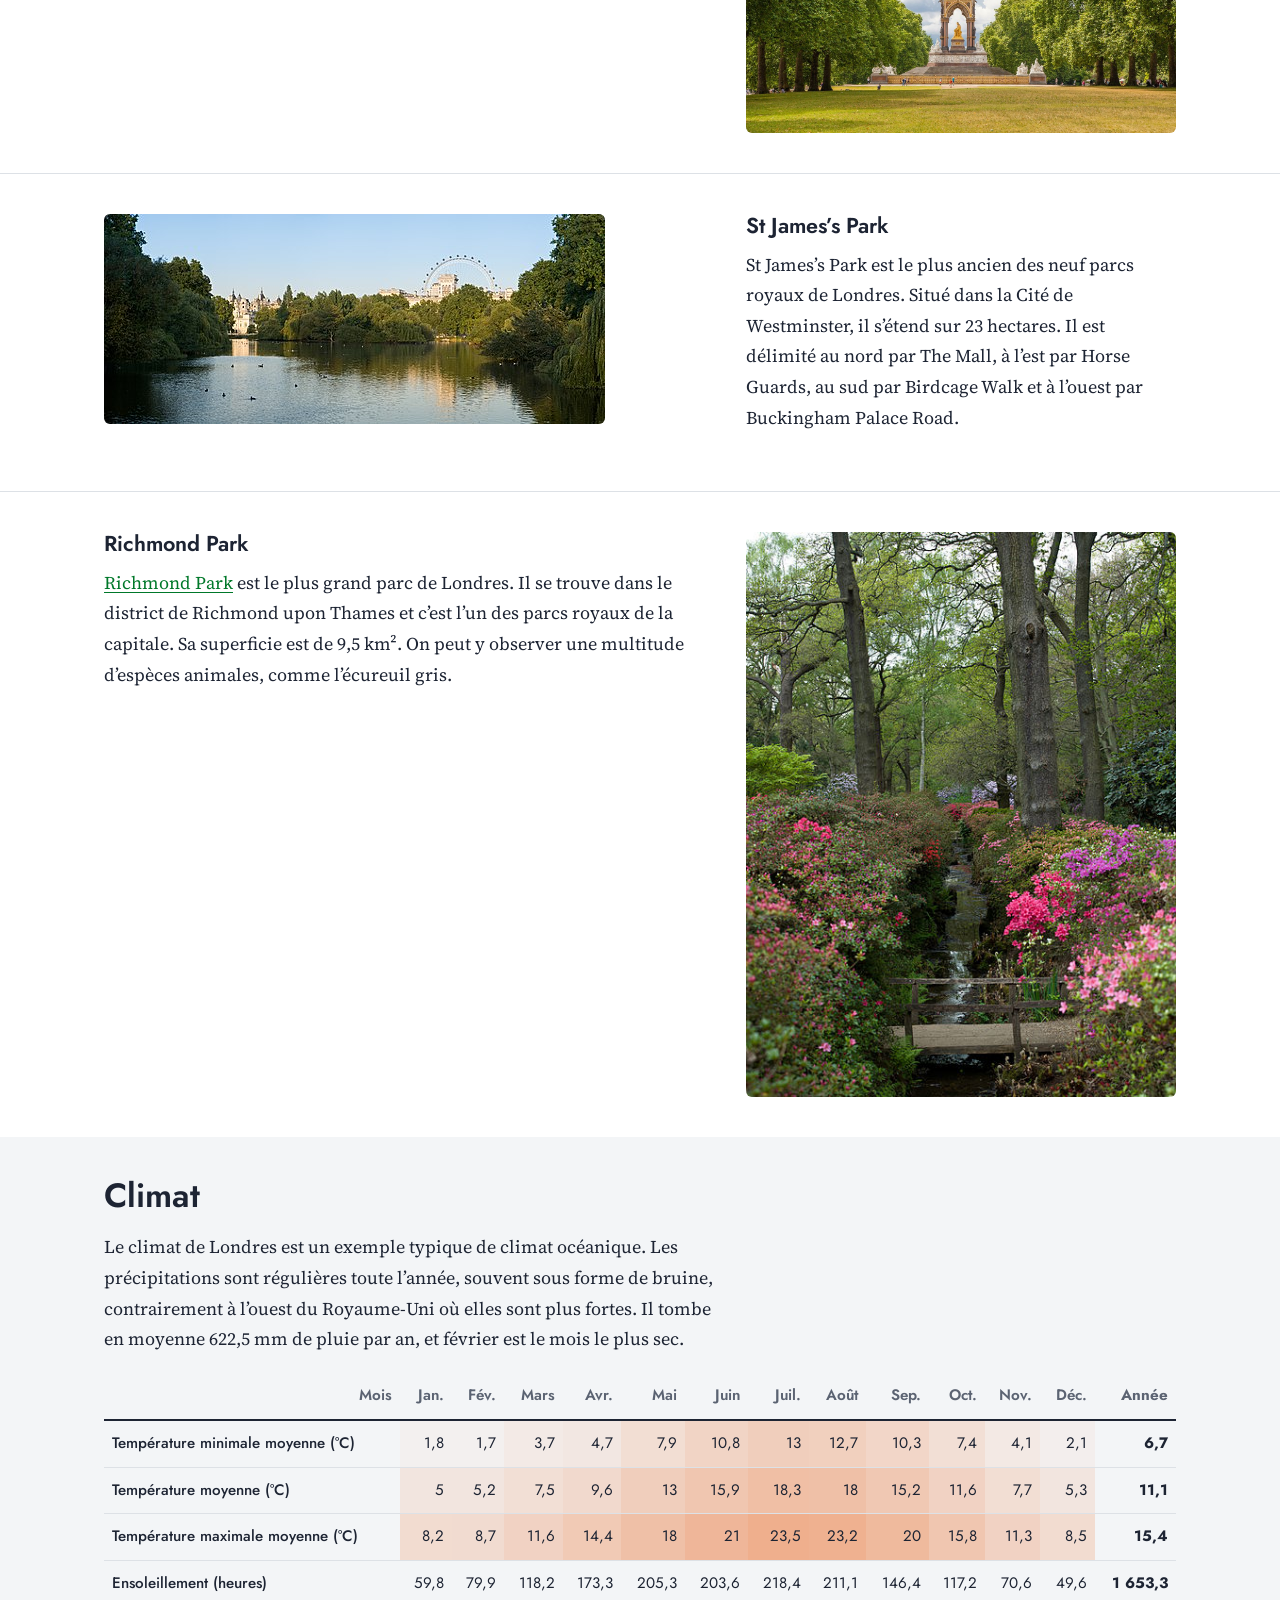
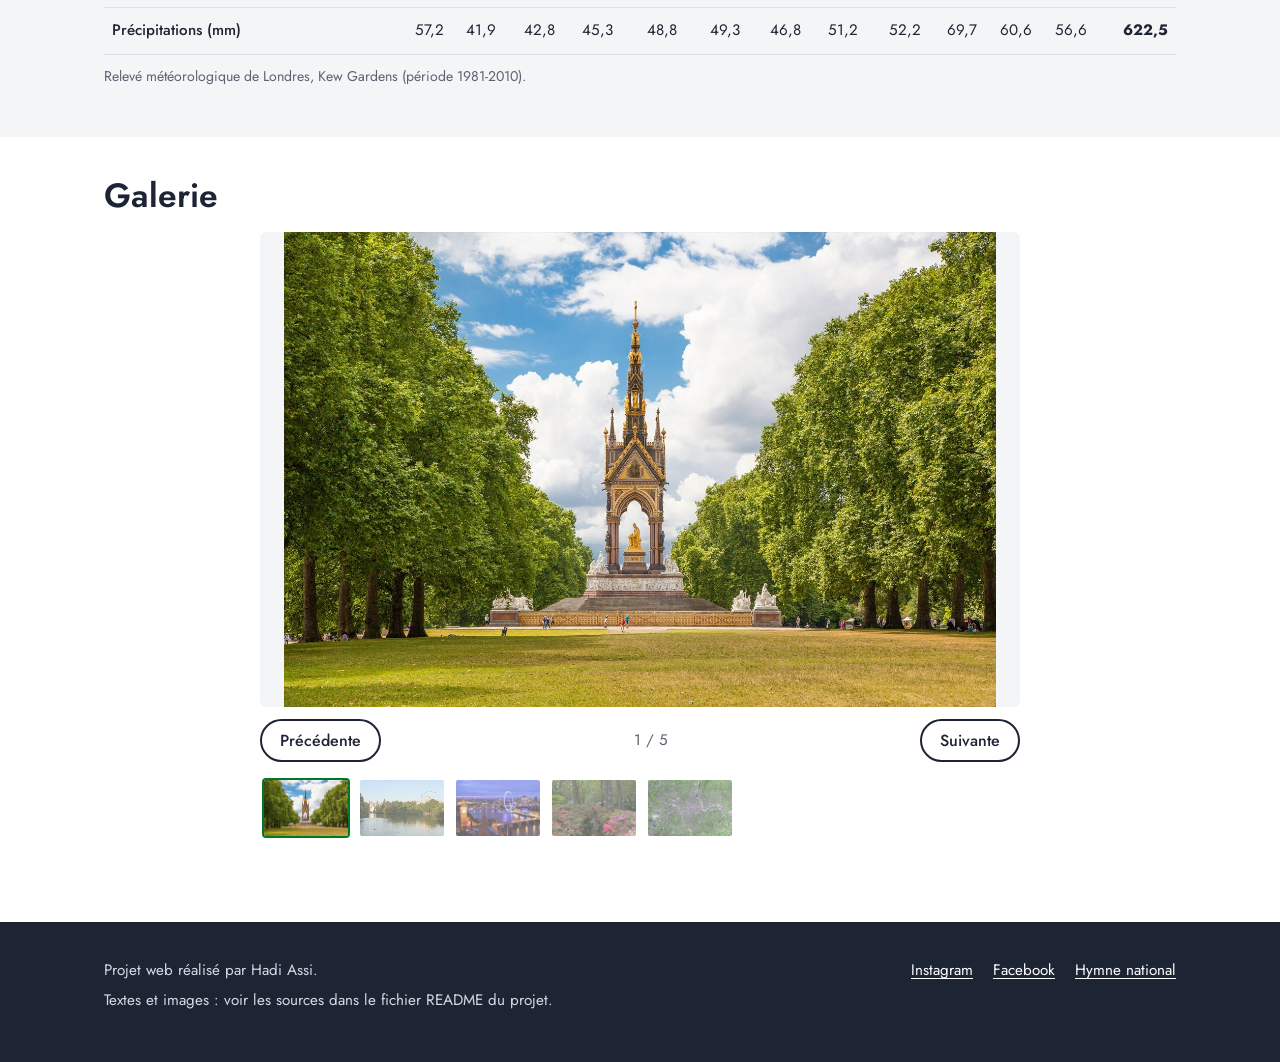
<file: page/Geographie.html>
<!DOCTYPE html>
<html lang="fr">
<head>
  <meta charset="UTF-8">
  <meta name="viewport" content="width=device-width, initial-scale=1.0">
  <title>Géographie – Londres</title>
  <meta name="description" content="La géographie de Londres : définition, parcs et espaces verts, climat.">
  <meta name="author" content="Hadi Assi">
  <link rel="icon" href="data:image/svg+xml,%3Csvg xmlns='http://www.w3.org/2000/svg' viewBox='0 0 32 32'%3E%3Ccircle cx='16' cy='16' r='11' fill='white' stroke='%23C8102E' stroke-width='6'/%3E%3C/svg%3E">
  <link rel="stylesheet" href="../css/style.css">
  <script src="../script/main.js" defer></script>
</head>
<body style="--accent: #00782A;">
  <a class="skip-link" href="#contenu">Aller au contenu</a>

  <header class="site-header">
    <div class="wrap header-inner">
      <a class="brand" href="../index.html">Londres<span>.</span></a>
      <nav class="line" aria-label="Pages du site">
        <ol>
          <li><a href="../index.html">Accueil</a></li>
          <li><a href="Geographie.html" aria-current="page">Géographie</a></li>
          <li><a href="Histoire.html">Histoire</a></li>
          <li><a href="Culture.html">Culture</a></li>
          <li><a href="Demographie.html">Démographie</a></li>
          <li><a href="Traces.html">Traces</a></li>
          <li><a href="formulaire.html">Inscription</a></li>
        </ol>
      </nav>
    </div>
  </header>

  <main id="contenu">

    <section class="page-head">
      <div class="wrap">
        <h1>Géographie</h1>
        <p class="lead">Que désigne-t-on exactement par « Londres » ? Ses parcs, ses espaces verts et son climat océanique.</p>
      </div>
    </section>

    <section class="section">
      <div class="wrap split">
        <div class="prose">
          <h2>Définition de Londres</h2>
          <p>La dénomination courante « Londres » peut désigner plusieurs ensembles géographiques ou administratifs différents, ce qui prête parfois à confusion. Jusqu’en 1889, le nom de Londres était réservé au mile carré de la Cité de Londres, d’où la ville est née à l’époque romaine.</p>
          <p>À la suite de son énorme expansion, qui avait amené le tissu urbain à absorber toute la Cité de Westminster et d’autres banlieues, le comté de Londres a été créé en 1889. Il couvrait 303 km² et a existé de 1889 à 1965 : à cette période, le terme Londres désignait cette zone, qu’on appelle aujourd’hui Inner London (Londres intérieure).</p>
          <p>En 1965, le comté de Londres a été remplacé par le Greater London (Grand Londres), beaucoup plus vaste, qui inclut des quartiers extérieurs appelés aujourd’hui Outer London (Londres extérieure). L’ensemble correspond à l’immense ville actuelle, qui couvre 1 577 km² et comptait 8 631 000 habitants en 2017.</p>
        </div>
        <figure>
          <img src="../Images/PIA04301.jpg" alt="Vue satellite de Londres et de la Tamise" loading="lazy">
          <figcaption>Londres vue depuis l’espace.</figcaption>
        </figure>
      </div>
    </section>

    <section class="section alt">
      <div class="wrap">
        <h2>Parcs et espaces verts</h2>
        <p class="prose">Un rapport de 2013 de la City of London Corporation a déclaré que Londres est la « ville la plus verte » d’Europe, avec 14 000 hectares de parcs publics, de bois et de jardins. Avec 40 % d’espaces verts et aquatiques, Londres est considérée comme l’une des capitales les plus vertes au monde. La société d’histoire naturelle de Londres y a recensé plus de deux mille espèces de plantes à fleurs, 60 espèces d’oiseaux, 47 variétés de papillons et 260 sortes d’araignées. Les amphibiens sont également très présents, notamment les tritons, les grenouilles rousses et les crapauds.</p>
      </div>
    </section>

    <section class="section">
      <div class="wrap split">
        <div class="prose">
          <h3>Hyde Park</h3>
          <p>Hyde Park est le plus grand parc du centre de Londres et l’un des neuf parcs royaux de la capitale. Il mesure plus de deux kilomètres de long et près d’un kilomètre de large. C’est aussi l’un des quartiers de la Cité de Westminster.</p>
        </div>
        <figure><img src="../Images/imggeographie3.jfif" alt="L’Albert Memorial dans les jardins de Kensington, à côté de Hyde Park" loading="lazy"></figure>
      </div>
    </section>

    <section class="section">
      <div class="wrap split reverse">
        <div class="prose">
          <h3>St James’s Park</h3>
          <p>St James’s Park est le plus ancien des neuf parcs royaux de Londres. Situé dans la Cité de Westminster, il s’étend sur 23 hectares. Il est délimité au nord par The Mall, à l’est par Horse Guards, au sud par Birdcage Walk et à l’ouest par Buckingham Palace Road.</p>
        </div>
        <figure><img src="../Images/imggeographie.jpg" alt="Le lac de St James’s Park" loading="lazy"></figure>
      </div>
    </section>

    <section class="section">
      <div class="wrap split">
        <div class="prose">
          <h3>Richmond Park</h3>
          <p><a href="https://commons.wikimedia.org/wiki/File:Isabella_Plantation,_Richmond_Park,_London_-_April_2011.jpg?uselang=fr">Richmond Park</a> est le plus grand parc de Londres. Il se trouve dans le district de Richmond upon Thames et c’est l’un des parcs royaux de la capitale. Sa superficie est de 9,5 km². On peut y observer une multitude d’espèces animales, comme l’écureuil gris.</p>
        </div>
        <figure><img src="../Images/imggeographie2.jpg" alt="Fleurs de l’Isabella Plantation à Richmond Park" loading="lazy"></figure>
      </div>
    </section>

    <section class="section alt">
      <div class="wrap">
        <h2>Climat</h2>
        <p class="prose">Le climat de Londres est un exemple typique de climat océanique. Les précipitations sont régulières toute l’année, souvent sous forme de bruine, contrairement à l’ouest du Royaume-Uni où elles sont plus fortes. Il tombe en moyenne 622,5 mm de pluie par an, et février est le mois le plus sec.</p>
        <div class="table-scroll">
          <table class="climate">
            <caption class="hint" style="caption-side: bottom; text-align: left; padding-top: 10px;">Relevé météorologique de Londres, Kew Gardens (période 1981-2010).</caption>
            <thead><tr><th scope="col">Mois</th><th scope="col">Jan.</th><th scope="col">Fév.</th><th scope="col">Mars</th><th scope="col">Avr.</th><th scope="col">Mai</th><th scope="col">Juin</th><th scope="col">Juil.</th><th scope="col">Août</th><th scope="col">Sep.</th><th scope="col">Oct.</th><th scope="col">Nov.</th><th scope="col">Déc.</th><th scope="col">Année</th></tr></thead>
            <tbody>
              <tr><th scope="row">Température minimale moyenne (°C)</th><td data-temp style="--t: 3;">1,8</td><td data-temp style="--t: 3;">1,7</td><td data-temp style="--t: 7;">3,7</td><td data-temp style="--t: 9;">4,7</td><td data-temp style="--t: 15;">7,9</td><td data-temp style="--t: 21;">10,8</td><td data-temp style="--t: 25;">13</td><td data-temp style="--t: 24;">12,7</td><td data-temp style="--t: 20;">10,3</td><td data-temp style="--t: 14;">7,4</td><td data-temp style="--t: 8;">4,1</td><td data-temp style="--t: 4;">2,1</td><td>6,7</td></tr>
              <tr><th scope="row">Température moyenne (°C)</th><td data-temp style="--t: 10;">5</td><td data-temp style="--t: 10;">5,2</td><td data-temp style="--t: 14;">7,5</td><td data-temp style="--t: 18;">9,6</td><td data-temp style="--t: 25;">13</td><td data-temp style="--t: 30;">15,9</td><td data-temp style="--t: 35;">18,3</td><td data-temp style="--t: 34;">18</td><td data-temp style="--t: 29;">15,2</td><td data-temp style="--t: 22;">11,6</td><td data-temp style="--t: 15;">7,7</td><td data-temp style="--t: 10;">5,3</td><td>11,1</td></tr>
              <tr><th scope="row">Température maximale moyenne (°C)</th><td data-temp style="--t: 16;">8,2</td><td data-temp style="--t: 17;">8,7</td><td data-temp style="--t: 22;">11,6</td><td data-temp style="--t: 28;">14,4</td><td data-temp style="--t: 34;">18</td><td data-temp style="--t: 40;">21</td><td data-temp style="--t: 45;">23,5</td><td data-temp style="--t: 44;">23,2</td><td data-temp style="--t: 38;">20</td><td data-temp style="--t: 30;">15,8</td><td data-temp style="--t: 22;">11,3</td><td data-temp style="--t: 16;">8,5</td><td>15,4</td></tr>
              <tr><th scope="row">Ensoleillement (heures)</th><td>59,8</td><td>79,9</td><td>118,2</td><td>173,3</td><td>205,3</td><td>203,6</td><td>218,4</td><td>211,1</td><td>146,4</td><td>117,2</td><td>70,6</td><td>49,6</td><td>1 653,3</td></tr>
              <tr><th scope="row">Précipitations (mm)</th><td>57,2</td><td>41,9</td><td>42,8</td><td>45,3</td><td>48,8</td><td>49,3</td><td>46,8</td><td>51,2</td><td>52,2</td><td>69,7</td><td>60,6</td><td>56,6</td><td>622,5</td></tr>
            </tbody>
          </table>
        </div>
      </div>
    </section>

    <section class="section">
      <div class="wrap">
        <h2>Galerie</h2>
        <div class="carousel" data-thumbs data-fit="contain" aria-label="Galerie géographie">
          <div class="carousel-frame">
            <img src="../Images/imggeographie3.jfif" alt="L’Albert Memorial" class="is-active" loading="lazy">
            <img src="../Images/imggeographie.jpg" alt="Le lac de St James’s Park" loading="lazy">
            <img src="../Images/imgaccueil5.webp" alt="La Tamise de nuit" loading="lazy">
            <img src="../Images/imggeographie2.jpg" alt="Fleurs à Richmond Park" loading="lazy">
            <img src="../Images/PIA04301.jpg" alt="Vue satellite de Londres" loading="lazy">
          </div>
        </div>
      </div>
    </section>

  </main>

  <footer class="site-footer">
    <div class="wrap footer-grid">
      <div>
        <p>Projet web réalisé par Hadi Assi.</p>
        <p>Textes et images : voir les sources dans le fichier README du projet.</p>
      </div>
      <ul>
        <li><a href="https://www.instagram.com/london/">Instagram</a></li>
        <li><a href="https://www.facebook.com/visitlondon/">Facebook</a></li>
        <li><a href="https://www.youtube.com/watch?v=I8KSAtos-dk">Hymne national</a></li>
      </ul>
    </div>
  </footer>
</body>
</html>
</file>
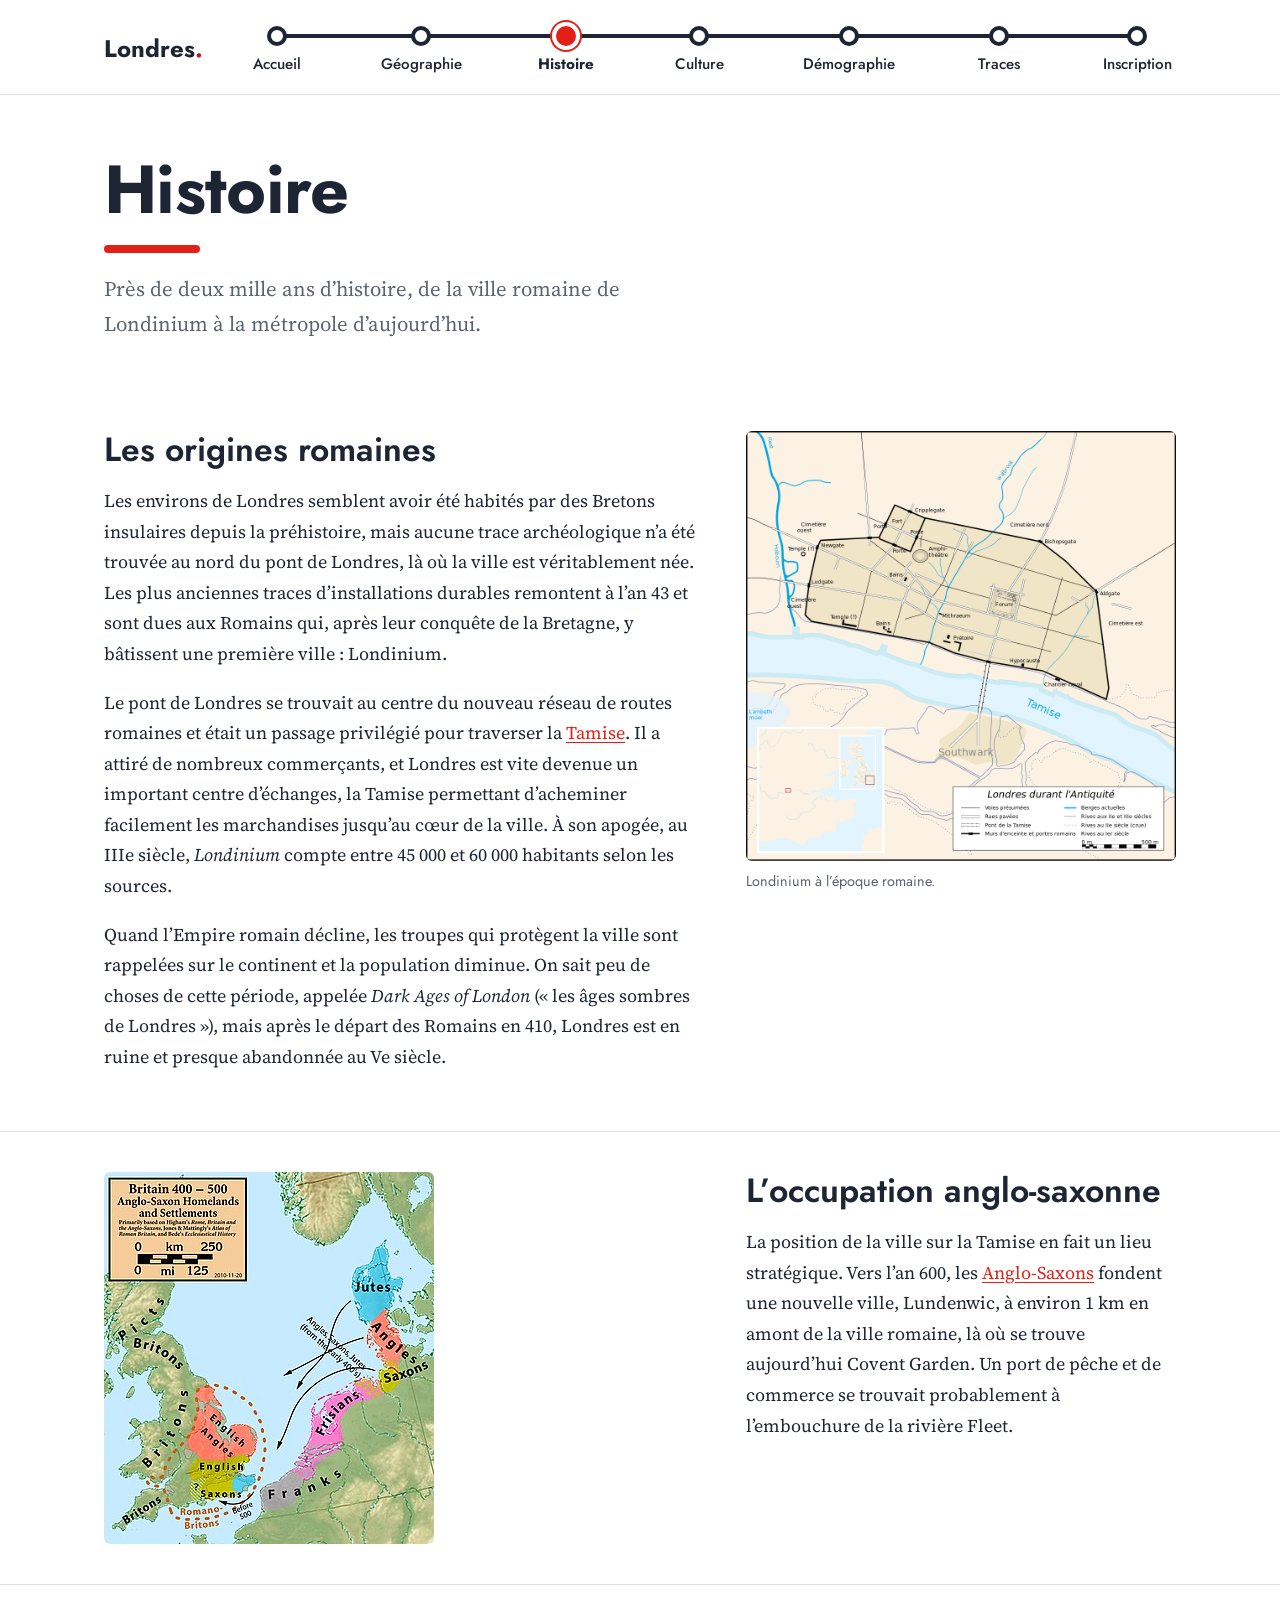
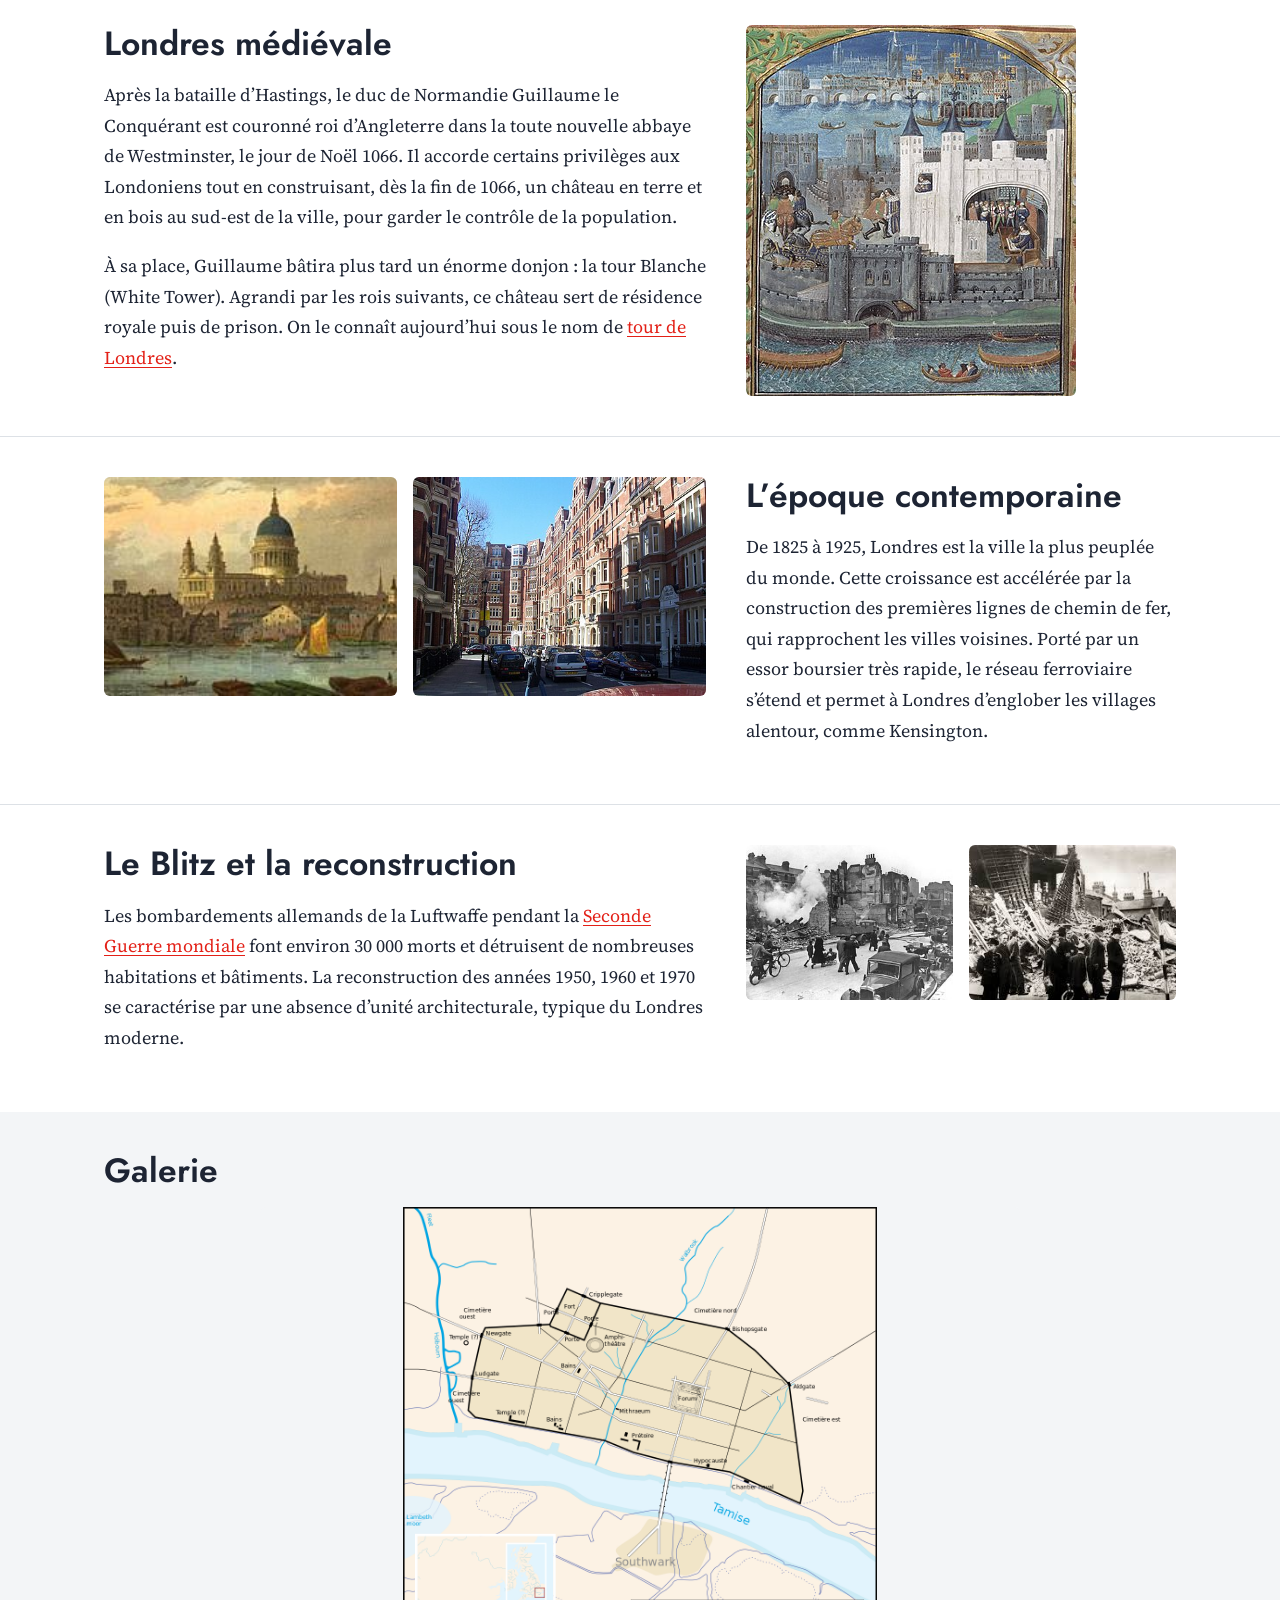
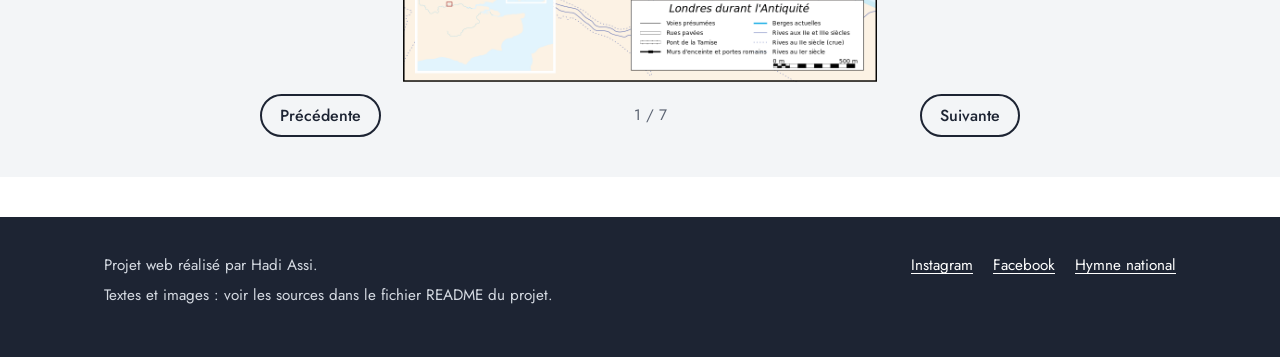
<file: page/Histoire.html>
<!DOCTYPE html>
<html lang="fr">
<head>
  <meta charset="UTF-8">
  <meta name="viewport" content="width=device-width, initial-scale=1.0">
  <title>Histoire – Londres</title>
  <meta name="description" content="L’histoire de Londres, de la ville romaine de Londinium à la reconstruction après le Blitz.">
  <meta name="author" content="Hadi Assi">
  <link rel="icon" href="data:image/svg+xml,%3Csvg xmlns='http://www.w3.org/2000/svg' viewBox='0 0 32 32'%3E%3Ccircle cx='16' cy='16' r='11' fill='white' stroke='%23C8102E' stroke-width='6'/%3E%3C/svg%3E">
  <link rel="stylesheet" href="../css/style.css">
  <script src="../script/main.js" defer></script>
</head>
<body style="--accent: #E32017;">
  <a class="skip-link" href="#contenu">Aller au contenu</a>

  <header class="site-header">
    <div class="wrap header-inner">
      <a class="brand" href="../index.html">Londres<span>.</span></a>
      <nav class="line" aria-label="Pages du site">
        <ol>
          <li><a href="../index.html">Accueil</a></li>
          <li><a href="Geographie.html">Géographie</a></li>
          <li><a href="Histoire.html" aria-current="page">Histoire</a></li>
          <li><a href="Culture.html">Culture</a></li>
          <li><a href="Demographie.html">Démographie</a></li>
          <li><a href="Traces.html">Traces</a></li>
          <li><a href="formulaire.html">Inscription</a></li>
        </ol>
      </nav>
    </div>
  </header>

  <main id="contenu">

    <section class="page-head">
      <div class="wrap">
        <h1>Histoire</h1>
        <p class="lead">Près de deux mille ans d’histoire, de la ville romaine de Londinium à la métropole d’aujourd’hui.</p>
      </div>
    </section>

    <section class="section">
      <div class="wrap split">
        <div class="prose">
          <h2>Les origines romaines</h2>
          <p>Les environs de Londres semblent avoir été habités par des Bretons insulaires depuis la préhistoire, mais aucune trace archéologique n’a été trouvée au nord du pont de Londres, là où la ville est véritablement née. Les plus anciennes traces d’installations durables remontent à l’an 43 et sont dues aux Romains qui, après leur conquête de la Bretagne, y bâtissent une première ville : Londinium.</p>
          <p>Le pont de Londres se trouvait au centre du nouveau réseau de routes romaines et était un passage privilégié pour traverser la <a href="https://fr.wikipedia.org/wiki/Tamise">Tamise</a>. Il a attiré de nombreux commerçants, et Londres est vite devenue un important centre d’échanges, la Tamise permettant d’acheminer facilement les marchandises jusqu’au cœur de la ville. À son apogée, au IIIe siècle, <em>Londinium</em> compte entre 45 000 et 60 000 habitants selon les sources.</p>
          <p>Quand l’Empire romain décline, les troupes qui protègent la ville sont rappelées sur le continent et la population diminue. On sait peu de choses de cette période, appelée <em>Dark Ages of London</em> (« les âges sombres de Londres »), mais après le départ des Romains en 410, Londres est en ruine et presque abandonnée au Ve siècle.</p>
        </div>
        <figure>
          <img src="../Images/imghistoire.png" alt="Plan de Londres à l’époque romaine" loading="lazy">
          <figcaption>Londinium à l’époque romaine.</figcaption>
        </figure>
      </div>
    </section>

    <section class="section">
      <div class="wrap split reverse">
        <div class="prose">
          <h2>L’occupation anglo-saxonne</h2>
          <p>La position de la ville sur la Tamise en fait un lieu stratégique. Vers l’an 600, les <a href="https://fr.wikipedia.org/wiki/Anglo-Saxons">Anglo-Saxons</a> fondent une nouvelle ville, Lundenwic, à environ 1 km en amont de la ville romaine, là où se trouve aujourd’hui Covent Garden. Un port de pêche et de commerce se trouvait probablement à l’embouchure de la rivière Fleet.</p>
        </div>
        <figure><img src="../Images/imghistoire2.jpg" alt="Carte des royaumes anglo-saxons en Bretagne" loading="lazy"></figure>
      </div>
    </section>

    <section class="section">
      <div class="wrap split">
        <div class="prose">
          <h2>Londres médiévale</h2>
          <p>Après la bataille d’Hastings, le duc de Normandie Guillaume le Conquérant est couronné roi d’Angleterre dans la toute nouvelle abbaye de Westminster, le jour de Noël 1066. Il accorde certains privilèges aux Londoniens tout en construisant, dès la fin de 1066, un château en terre et en bois au sud-est de la ville, pour garder le contrôle de la population.</p>
          <p>À sa place, Guillaume bâtira plus tard un énorme donjon : la tour Blanche (White Tower). Agrandi par les rois suivants, ce château sert de résidence royale puis de prison. On le connaît aujourd’hui sous le nom de <a href="https://fr.wikipedia.org/wiki/Tour_de_Londres">tour de Londres</a>.</p>
        </div>
        <figure><img src="../Images/imghistoire3.jfif" alt="Enluminure médiévale représentant la tour de Londres" loading="lazy"></figure>
      </div>
    </section>

    <section class="section">
      <div class="wrap split reverse">
        <div class="prose">
          <h2>L’époque contemporaine</h2>
          <p>De 1825 à 1925, Londres est la ville la plus peuplée du monde. Cette croissance est accélérée par la construction des premières lignes de chemin de fer, qui rapprochent les villes voisines. Porté par un essor boursier très rapide, le réseau ferroviaire s’étend et permet à Londres d’englober les villages alentour, comme Kensington.</p>
        </div>
        <div class="figure-pair">
          <img src="../Images/imghistoire8.jfif" alt="Londres et la cathédrale Saint-Paul au XIXe siècle" loading="lazy">
          <img src="../Images/imghistoire5.JPG" alt="Une rue de maisons victoriennes à Kensington" loading="lazy">
        </div>
      </div>
    </section>

    <section class="section">
      <div class="wrap split">
        <div class="prose">
          <h2>Le Blitz et la reconstruction</h2>
          <p>Les bombardements allemands de la Luftwaffe pendant la <a href="https://fr.wikipedia.org/wiki/Seconde_Guerre_mondiale">Seconde Guerre mondiale</a> font environ 30 000 morts et détruisent de nombreuses habitations et bâtiments. La reconstruction des années 1950, 1960 et 1970 se caractérise par une absence d’unité architecturale, typique du Londres moderne.</p>
        </div>
        <div class="figure-pair">
          <img src="../Images/imghistoire7.jpg" alt="Rue de Londres détruite par les bombardements" loading="lazy">
          <img src="../Images/imghistoire9.jfif" alt="Londoniens devant des ruines après un bombardement" loading="lazy">
        </div>
      </div>
    </section>

    <section class="section alt">
      <div class="wrap">
        <h2>Galerie</h2>
        <div class="carousel" data-autoplay="4000" data-fit="contain" aria-label="Galerie histoire">
          <div class="carousel-frame">
            <img src="../Images/imghistoire.png" alt="Plan de Londinium" class="is-active" loading="lazy">
            <img src="../Images/imghistoire2.jpg" alt="Carte des royaumes anglo-saxons" loading="lazy">
            <img src="../Images/imghistoire3.jfif" alt="La tour de Londres au Moyen Âge" loading="lazy">
            <img src="../Images/imghistoire5.JPG" alt="Maisons victoriennes" loading="lazy">
            <img src="../Images/imghistoire7.jpg" alt="Une rue bombardée" loading="lazy">
            <img src="../Images/imghistoire8.jfif" alt="Londres et la cathédrale Saint-Paul autrefois" loading="lazy">
            <img src="../Images/imghistoire9.jfif" alt="Ruines après un bombardement" loading="lazy">
          </div>
        </div>
      </div>
    </section>

  </main>

  <footer class="site-footer">
    <div class="wrap footer-grid">
      <div>
        <p>Projet web réalisé par Hadi Assi.</p>
        <p>Textes et images : voir les sources dans le fichier README du projet.</p>
      </div>
      <ul>
        <li><a href="https://www.instagram.com/london/">Instagram</a></li>
        <li><a href="https://www.facebook.com/visitlondon/">Facebook</a></li>
        <li><a href="https://www.youtube.com/watch?v=I8KSAtos-dk">Hymne national</a></li>
      </ul>
    </div>
  </footer>
</body>
</html>
</file>
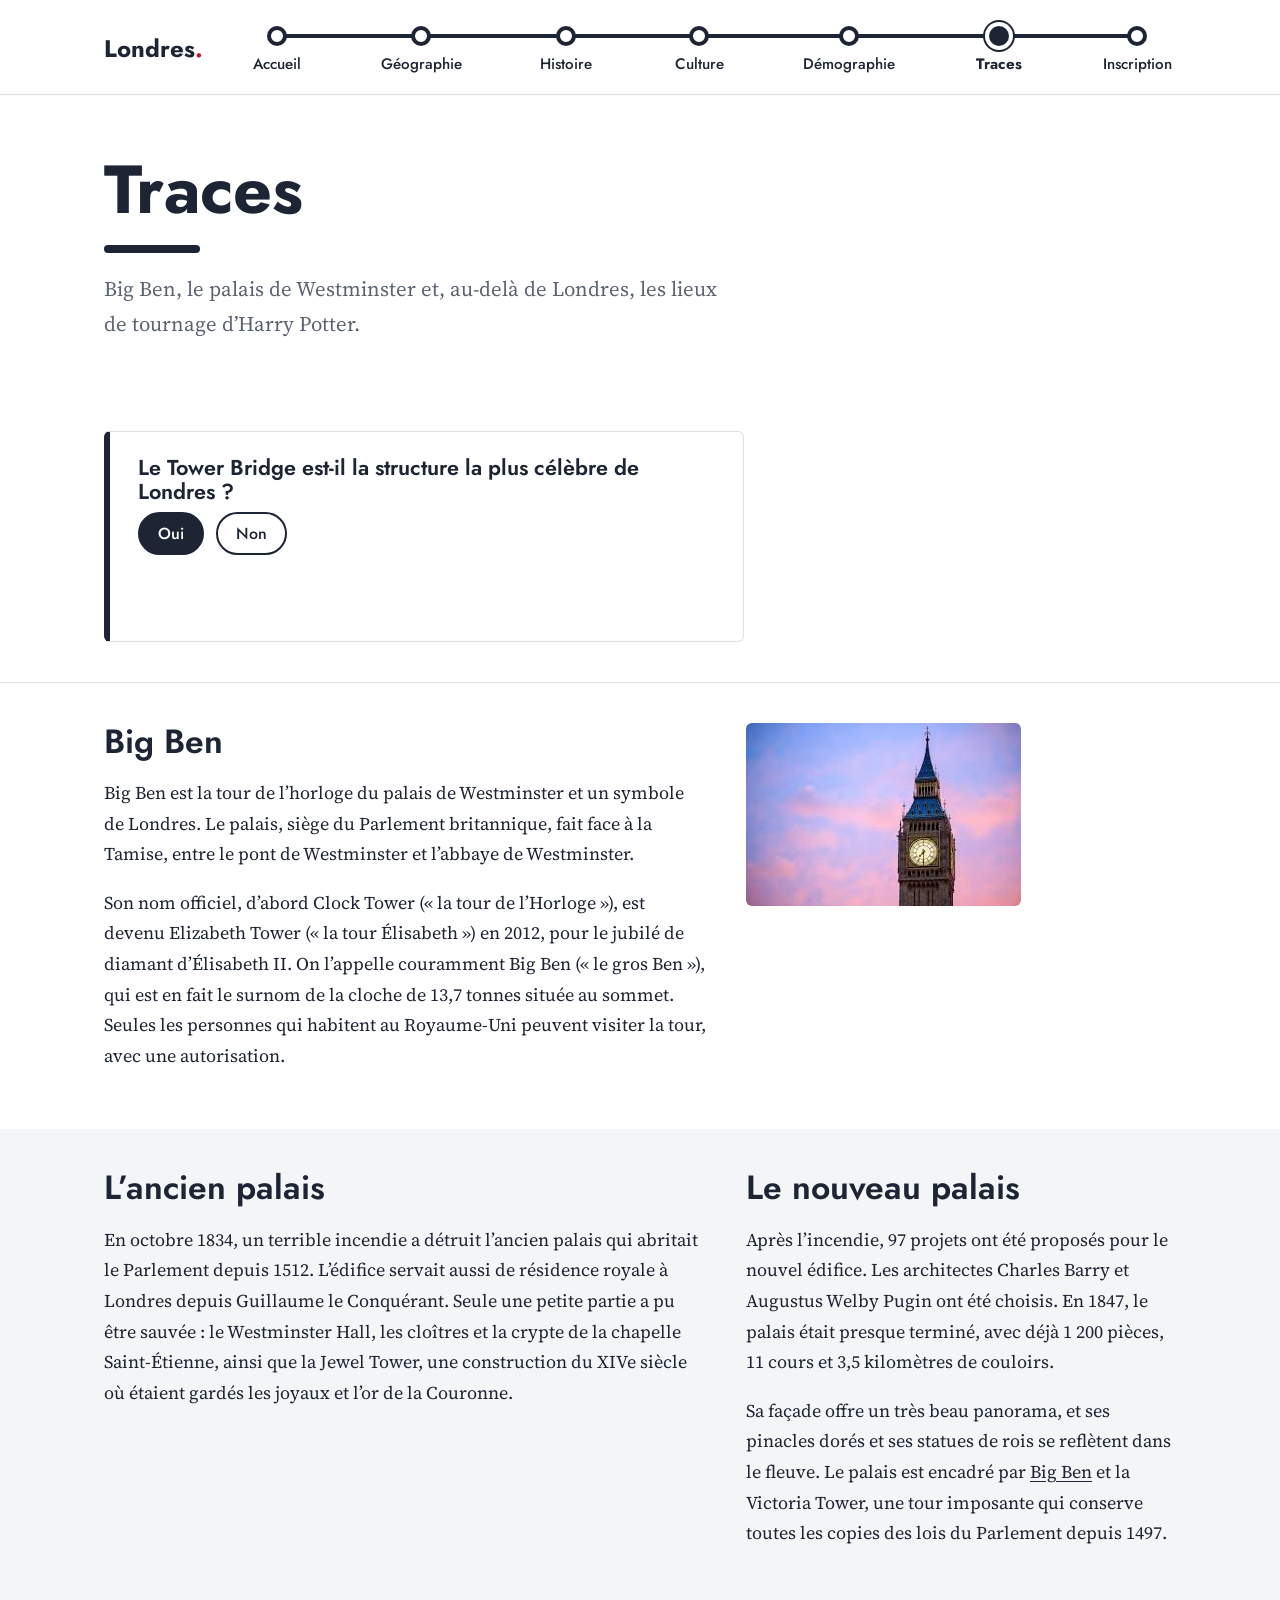
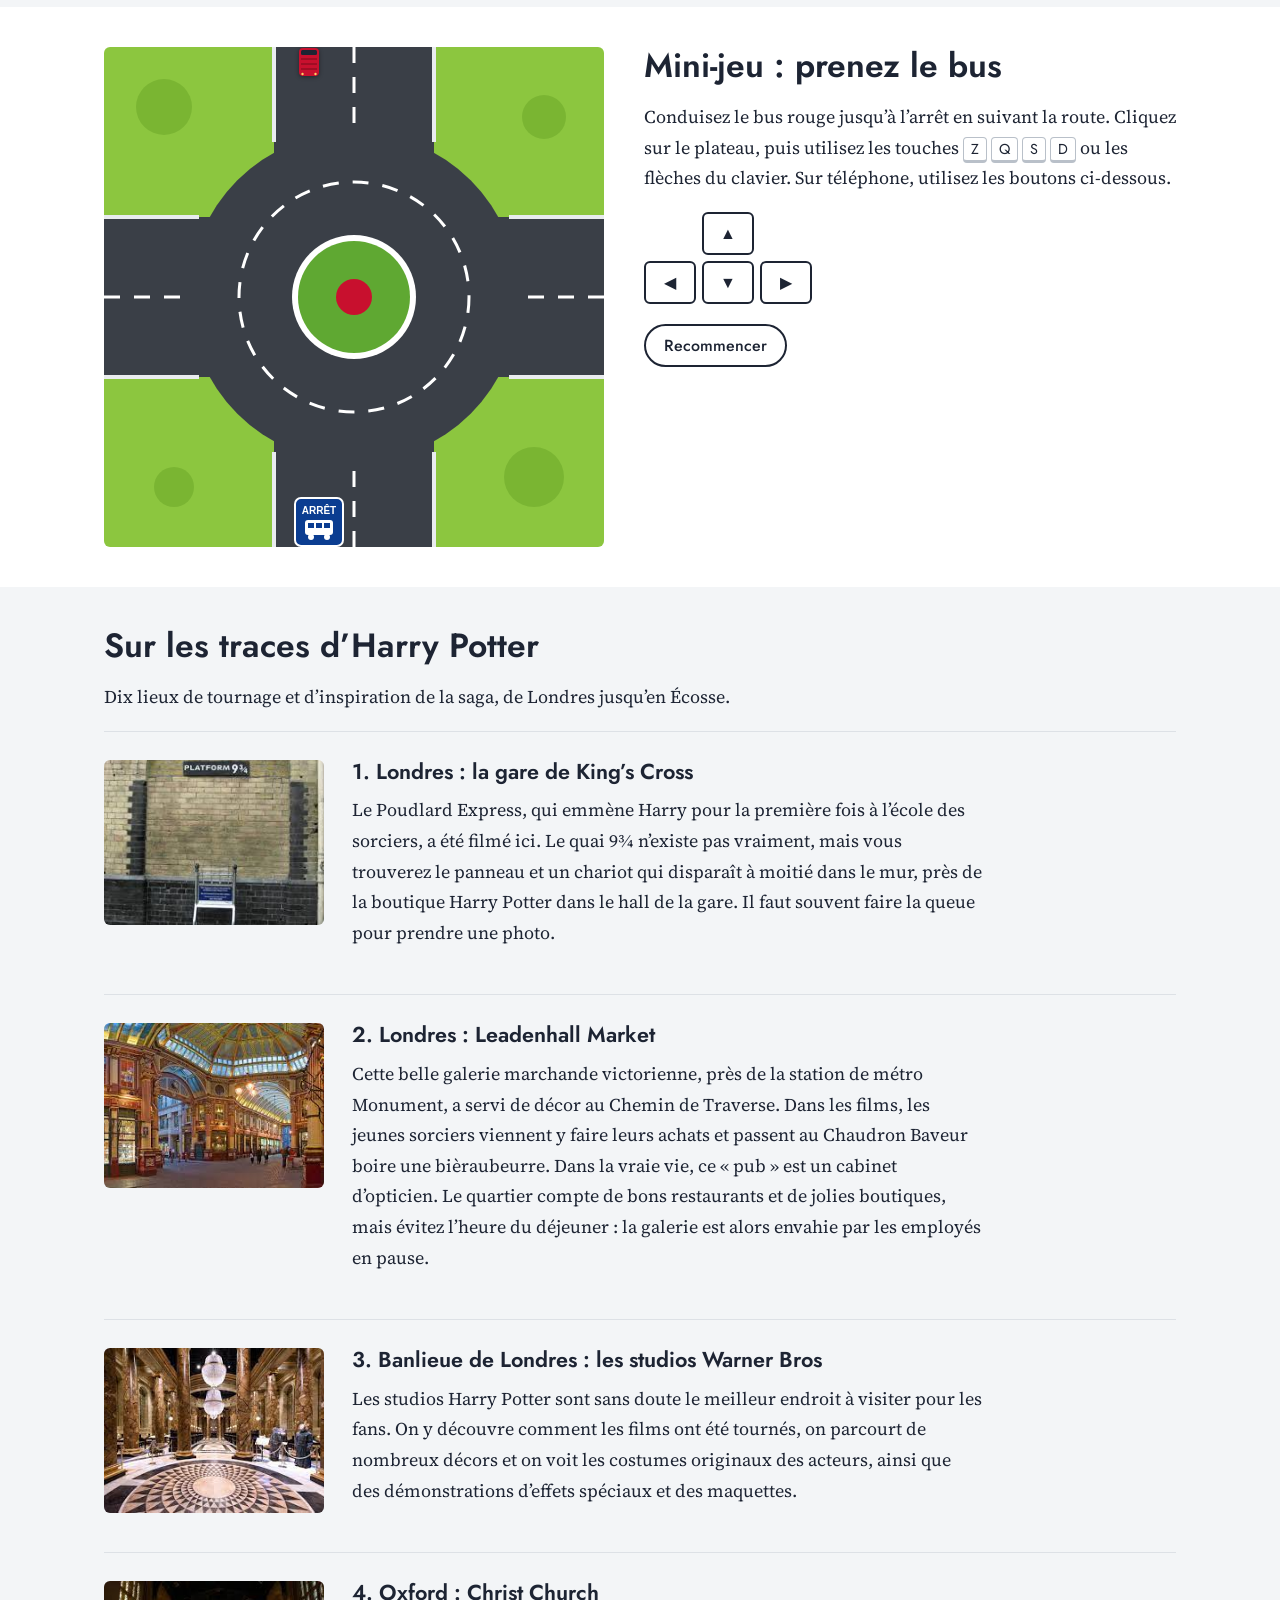
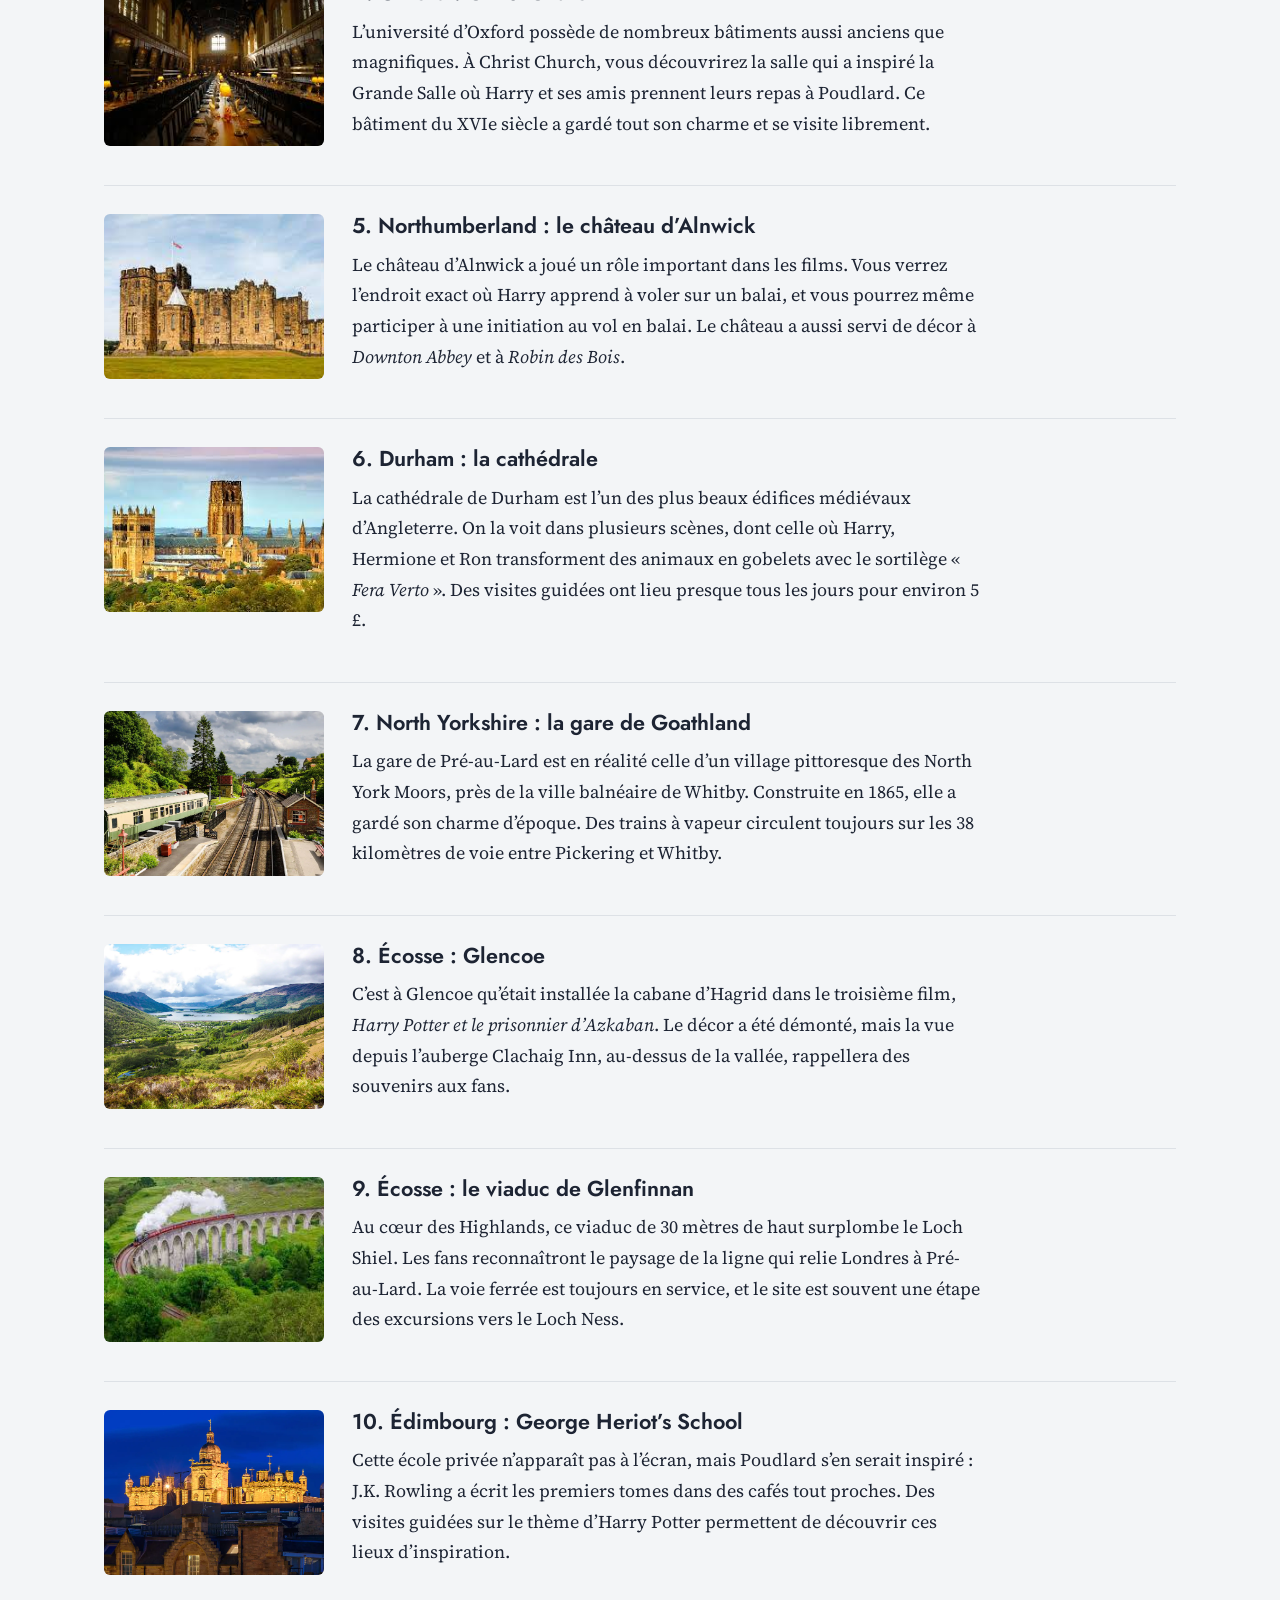
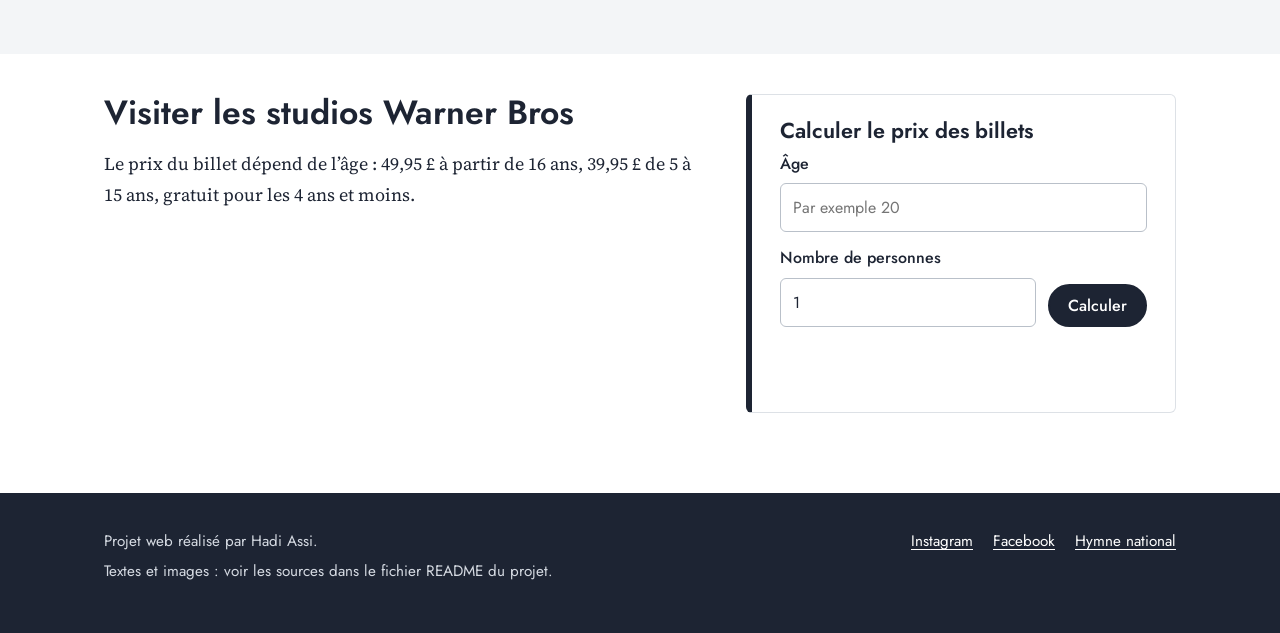
<file: page/Traces.html>
<!DOCTYPE html>
<html lang="fr">
<head>
  <meta charset="UTF-8">
  <meta name="viewport" content="width=device-width, initial-scale=1.0">
  <title>Traces – Londres</title>
  <meta name="description" content="Les monuments célèbres de Londres et les lieux de tournage d’Harry Potter au Royaume-Uni.">
  <meta name="author" content="Hadi Assi">
  <link rel="icon" href="data:image/svg+xml,%3Csvg xmlns='http://www.w3.org/2000/svg' viewBox='0 0 32 32'%3E%3Ccircle cx='16' cy='16' r='11' fill='white' stroke='%23C8102E' stroke-width='6'/%3E%3C/svg%3E">
  <link rel="stylesheet" href="../css/style.css">
  <script src="../script/main.js" defer></script>
  <script src="../script/Traces.js" defer></script>
</head>
<body style="--accent: #1D2433;">
  <a class="skip-link" href="#contenu">Aller au contenu</a>

  <header class="site-header">
    <div class="wrap header-inner">
      <a class="brand" href="../index.html">Londres<span>.</span></a>
      <nav class="line" aria-label="Pages du site">
        <ol>
          <li><a href="../index.html">Accueil</a></li>
          <li><a href="Geographie.html">Géographie</a></li>
          <li><a href="Histoire.html">Histoire</a></li>
          <li><a href="Culture.html">Culture</a></li>
          <li><a href="Demographie.html">Démographie</a></li>
          <li><a href="Traces.html" aria-current="page">Traces</a></li>
          <li><a href="formulaire.html">Inscription</a></li>
        </ol>
      </nav>
    </div>
  </header>

  <main id="contenu">

    <section class="page-head">
      <div class="wrap">
        <h1>Traces</h1>
        <p class="lead">Big Ben, le palais de Westminster et, au-delà de Londres, les lieux de tournage d’Harry Potter.</p>
      </div>
    </section>

    <section class="section">
      <div class="wrap">
        <div class="tool" id="quiz-monument">
          <h3>Le Tower Bridge est-il la structure la plus célèbre de Londres ?</h3>
          <div class="tool-row">
            <button type="button" class="btn" data-reponse="oui">Oui</button>
            <button type="button" class="btn ghost" data-reponse="non">Non</button>
          </div>
          <p class="result" id="resultat-monument" aria-live="polite"></p>
        </div>
      </div>
    </section>

    <section class="section">
      <div class="wrap split">
        <div class="prose">
          <h2>Big Ben</h2>
          <p>Big Ben est la tour de l’horloge du palais de Westminster et un symbole de Londres. Le palais, siège du Parlement britannique, fait face à la Tamise, entre le pont de Westminster et l’abbaye de Westminster.</p>
          <p>Son nom officiel, d’abord Clock Tower (« la tour de l’Horloge »), est devenu Elizabeth Tower (« la tour Élisabeth ») en 2012, pour le jubilé de diamant d’Élisabeth II. On l’appelle couramment Big Ben (« le gros Ben »), qui est en fait le surnom de la cloche de 13,7 tonnes située au sommet. Seules les personnes qui habitent au Royaume-Uni peuvent visiter la tour, avec une autorisation.</p>
        </div>
        <figure><img src="../Images/imgtrace.jfif" alt="La tour de Big Ben au coucher du soleil" loading="lazy"></figure>
      </div>
    </section>

    <section class="section alt">
      <div class="wrap split">
        <div class="prose">
          <h2>L’ancien palais</h2>
          <p>En octobre 1834, un terrible incendie a détruit l’ancien palais qui abritait le Parlement depuis 1512. L’édifice servait aussi de résidence royale à Londres depuis Guillaume le Conquérant. Seule une petite partie a pu être sauvée : le Westminster Hall, les cloîtres et la crypte de la chapelle Saint-Étienne, ainsi que la Jewel Tower, une construction du XIVe siècle où étaient gardés les joyaux et l’or de la Couronne.</p>
        </div>
        <div class="prose">
          <h2>Le nouveau palais</h2>
          <p>Après l’incendie, 97 projets ont été proposés pour le nouvel édifice. Les architectes Charles Barry et Augustus Welby Pugin ont été choisis. En 1847, le palais était presque terminé, avec déjà 1 200 pièces, 11 cours et 3,5 kilomètres de couloirs.</p>
          <p>Sa façade offre un très beau panorama, et ses pinacles dorés et ses statues de rois se reflètent dans le fleuve. Le palais est encadré par <a href="https://www.londres.fr/big-ben">Big Ben</a> et la Victoria Tower, une tour imposante qui conserve toutes les copies des lois du Parlement depuis 1497.</p>
        </div>
      </div>
    </section>

    <section class="section">
      <div class="wrap game">
        <div class="game-scroll">
          <div id="chemin" tabindex="0" aria-label="Plateau de jeu : cliquez puis utilisez les touches Z, Q, S, D">
            <div id="carre"></div>
            <img src="../Images/arret-bus.svg" class="arretbus" alt="Arrêt de bus">
          </div>
        </div>
        <div>
          <h2>Mini-jeu : prenez le bus</h2>
          <p class="prose">Conduisez le bus rouge jusqu’à l’arrêt en suivant la route. Cliquez sur le plateau, puis utilisez les touches <kbd>Z</kbd> <kbd>Q</kbd> <kbd>S</kbd> <kbd>D</kbd> ou les flèches du clavier. Sur téléphone, utilisez les boutons ci-dessous.</p>
          <div class="pad" aria-label="Commandes du bus">
            <button type="button" class="btn ghost" data-touche="z" aria-label="Haut">▲</button>
            <button type="button" class="btn ghost" data-touche="q" aria-label="Gauche">◀</button>
            <button type="button" class="btn ghost" data-touche="s" aria-label="Bas">▼</button>
            <button type="button" class="btn ghost" data-touche="d" aria-label="Droite">▶</button>
          </div>
          <button type="button" class="btn ghost" id="rejouer">Recommencer</button>
          <p class="result" id="message-jeu" aria-live="polite"></p>
        </div>
      </div>
    </section>

    <section class="section alt">
      <div class="wrap">
        <h2>Sur les traces d’Harry Potter</h2>
        <p class="prose">Dix lieux de tournage et d’inspiration de la saga, de Londres jusqu’en Écosse.</p>
        <ol class="places">
          <li>
            <img src="../Images/imgtrace2.jfif" alt="Le quai 9¾ à la gare de King’s Cross" loading="lazy">
            <div class="prose">
              <h3>Londres : la gare de King’s Cross</h3>
              <p>Le Poudlard Express, qui emmène Harry pour la première fois à l’école des sorciers, a été filmé ici. Le quai 9¾ n’existe pas vraiment, mais vous trouverez le panneau et un chariot qui disparaît à moitié dans le mur, près de la boutique Harry Potter dans le hall de la gare. Il faut souvent faire la queue pour prendre une photo.</p>
            </div>
          </li>
          <li>
            <img src="../Images/imgtrace3.jfif" alt="La galerie couverte de Leadenhall Market" loading="lazy">
            <div class="prose">
              <h3>Londres : Leadenhall Market</h3>
              <p>Cette belle galerie marchande victorienne, près de la station de métro Monument, a servi de décor au Chemin de Traverse. Dans les films, les jeunes sorciers viennent y faire leurs achats et passent au Chaudron Baveur boire une bièraubeurre. Dans la vraie vie, ce « pub » est un cabinet d’opticien. Le quartier compte de bons restaurants et de jolies boutiques, mais évitez l’heure du déjeuner : la galerie est alors envahie par les employés en pause.</p>
            </div>
          </li>
          <li>
            <img src="../Images/imgtrace4.jfif" alt="Le hall d’entrée des studios Warner Bros" loading="lazy">
            <div class="prose">
              <h3>Banlieue de Londres : les studios Warner Bros</h3>
              <p>Les studios Harry Potter sont sans doute le meilleur endroit à visiter pour les fans. On y découvre comment les films ont été tournés, on parcourt de nombreux décors et on voit les costumes originaux des acteurs, ainsi que des démonstrations d’effets spéciaux et des maquettes.</p>
            </div>
          </li>
          <li>
            <img src="../Images/imgtrace5.jfif" alt="Le grand réfectoire de Christ Church à Oxford" loading="lazy">
            <div class="prose">
              <h3>Oxford : Christ Church</h3>
              <p>L’université d’Oxford possède de nombreux bâtiments aussi anciens que magnifiques. À Christ Church, vous découvrirez la salle qui a inspiré la Grande Salle où Harry et ses amis prennent leurs repas à Poudlard. Ce bâtiment du XVIe siècle a gardé tout son charme et se visite librement.</p>
            </div>
          </li>
          <li>
            <img src="../Images/imgtrace6.jfif" alt="Le château d’Alnwick" loading="lazy">
            <div class="prose">
              <h3>Northumberland : le château d’Alnwick</h3>
              <p>Le château d’Alnwick a joué un rôle important dans les films. Vous verrez l’endroit exact où Harry apprend à voler sur un balai, et vous pourrez même participer à une initiation au vol en balai. Le château a aussi servi de décor à <em>Downton Abbey</em> et à <em>Robin des Bois</em>.</p>
            </div>
          </li>
          <li>
            <img src="../Images/imgtrace7.jfif" alt="La cathédrale de Durham" loading="lazy">
            <div class="prose">
              <h3>Durham : la cathédrale</h3>
              <p>La cathédrale de Durham est l’un des plus beaux édifices médiévaux d’Angleterre. On la voit dans plusieurs scènes, dont celle où Harry, Hermione et Ron transforment des animaux en gobelets avec le sortilège « <em>Fera Verto</em> ». Des visites guidées ont lieu presque tous les jours pour environ 5 £.</p>
            </div>
          </li>
          <li>
            <img src="../Images/imgtrace8.webp" alt="La gare de Goathland" loading="lazy">
            <div class="prose">
              <h3>North Yorkshire : la gare de Goathland</h3>
              <p>La gare de Pré-au-Lard est en réalité celle d’un village pittoresque des North York Moors, près de la ville balnéaire de Whitby. Construite en 1865, elle a gardé son charme d’époque. Des trains à vapeur circulent toujours sur les 38 kilomètres de voie entre Pickering et Whitby.</p>
            </div>
          </li>
          <li>
            <img src="../Images/imgtrace9.webp" alt="La vallée de Glencoe en Écosse" loading="lazy">
            <div class="prose">
              <h3>Écosse : Glencoe</h3>
              <p>C’est à Glencoe qu’était installée la cabane d’Hagrid dans le troisième film, <em>Harry Potter et le prisonnier d’Azkaban</em>. Le décor a été démonté, mais la vue depuis l’auberge Clachaig Inn, au-dessus de la vallée, rappellera des souvenirs aux fans.</p>
            </div>
          </li>
          <li>
            <img src="../Images/imgtrace10.jfif" alt="Un train à vapeur sur le viaduc de Glenfinnan" loading="lazy">
            <div class="prose">
              <h3>Écosse : le viaduc de Glenfinnan</h3>
              <p>Au cœur des Highlands, ce viaduc de 30 mètres de haut surplombe le Loch Shiel. Les fans reconnaîtront le paysage de la ligne qui relie Londres à Pré-au-Lard. La voie ferrée est toujours en service, et le site est souvent une étape des excursions vers le Loch Ness.</p>
            </div>
          </li>
          <li>
            <img src="../Images/imgtrace11.webp" alt="L’école George Heriot’s à Édimbourg" loading="lazy">
            <div class="prose">
              <h3>Édimbourg : George Heriot’s School</h3>
              <p>Cette école privée n’apparaît pas à l’écran, mais Poudlard s’en serait inspiré : J.K. Rowling a écrit les premiers tomes dans des cafés tout proches. Des visites guidées sur le thème d’Harry Potter permettent de découvrir ces lieux d’inspiration.</p>
            </div>
          </li>
        </ol>
      </div>
    </section>

    <section class="section">
      <div class="wrap split">
        <div>
          <h2>Visiter les studios Warner Bros</h2>
          <p class="prose">Le prix du billet dépend de l’âge : 49,95 £ à partir de 16 ans, 39,95 £ de 5 à 15 ans, gratuit pour les 4 ans et moins.</p>
        </div>
        <form class="tool" id="form-ticket" novalidate>
          <h3>Calculer le prix des billets</h3>
          <div class="tool-row">
            <div class="field">
              <label for="age">Âge</label>
              <input type="number" id="age" min="0" max="120" placeholder="Par exemple 20">
            </div>
            <div class="field">
              <label for="nombre">Nombre de personnes</label>
              <input type="number" id="nombre" min="1" value="1">
            </div>
            <button type="submit" class="btn">Calculer</button>
          </div>
          <p class="result" id="resultat-ticket" aria-live="polite"></p>
        </form>
      </div>
    </section>

  </main>

  <footer class="site-footer">
    <div class="wrap footer-grid">
      <div>
        <p>Projet web réalisé par Hadi Assi.</p>
        <p>Textes et images : voir les sources dans le fichier README du projet.</p>
      </div>
      <ul>
        <li><a href="https://www.instagram.com/london/">Instagram</a></li>
        <li><a href="https://www.facebook.com/visitlondon/">Facebook</a></li>
        <li><a href="https://www.youtube.com/watch?v=I8KSAtos-dk">Hymne national</a></li>
      </ul>
    </div>
  </footer>
</body>
</html>
</file>
<file: css/style.css>
@import url('https://fonts.googleapis.com/css2?family=Jost:wght@400;500;600;700&family=Source+Serif+4:ital,opsz,wght@0,8..60,400;0,8..60,600;1,8..60,400&display=swap');

/* =========================================================
   Londres — feuille de style commune à toutes les pages
   Idée : le menu est dessiné comme une ligne de métro,
   chaque page a la couleur d'une ligne du métro londonien.
   ========================================================= */

:root {
  --paper: #ffffff;
  --paper-2: #f3f5f7;
  --ink: #1d2433;
  --muted: #5b6372;
  --rule: #dde1e6;
  --red: #c8102e;
  --accent: var(--red);          /* redéfini par chaque page */

  --font-ui: 'Jost', 'Segoe UI', Arial, sans-serif;
  --font-text: 'Source Serif 4', Georgia, 'Times New Roman', serif;

  --wrap: 1120px;
  --radius: 6px;
}

*,
*::before,
*::after { box-sizing: border-box; }

html { scroll-behavior: smooth; }
@media (prefers-reduced-motion: reduce) {
  html { scroll-behavior: auto; }
  *, *::before, *::after { transition: none !important; animation: none !important; }
}

body {
  margin: 0;
  background: var(--paper);
  color: var(--ink);
  font-family: var(--font-text);
  font-size: 1.125rem;
  line-height: 1.7;
  -webkit-font-smoothing: antialiased;
}

img, video { max-width: 100%; height: auto; display: block; }

a { color: var(--accent); text-underline-offset: 3px; }
a:hover { text-decoration-thickness: 2px; }

:focus-visible {
  outline: 3px solid var(--accent);
  outline-offset: 3px;
  border-radius: 2px;
}

.wrap {
  width: 100%;
  max-width: var(--wrap);
  margin: 0 auto;
  padding: 0 24px;
}

.skip-link {
  position: absolute;
  left: -9999px;
  top: 8px;
  background: var(--ink);
  color: #fff;
  padding: 8px 14px;
  z-index: 10;
  font-family: var(--font-ui);
}
.skip-link:focus { left: 8px; }

/* ---------- Titres ---------- */
h1, h2, h3, h4 {
  font-family: var(--font-ui);
  line-height: 1.15;
  font-weight: 600;
  margin: 0 0 .5em;
}
h1 { font-size: clamp(2.6rem, 6vw, 4.25rem); font-weight: 700; letter-spacing: -.01em; }
h2 { font-size: clamp(1.6rem, 3vw, 2.1rem); }
h3 { font-size: 1.35rem; }
h4 { font-size: 1.1rem; }

p { margin: 0 0 1em; }
.lead { font-size: 1.3rem; color: var(--muted); max-width: 62ch; }

/* ---------- En-tête et menu « ligne de métro » ---------- */
.site-header {
  border-bottom: 1px solid var(--rule);
  background: var(--paper);
}
.header-inner {
  display: flex;
  align-items: center;
  gap: 40px;
  padding-top: 18px;
  padding-bottom: 14px;
}
.brand {
  font-family: var(--font-ui);
  font-weight: 700;
  font-size: 1.5rem;
  color: var(--ink);
  text-decoration: none;
  white-space: nowrap;
}
.brand span { color: var(--red); }

.line { flex: 1; overflow-x: auto; scrollbar-width: none; }
.line::-webkit-scrollbar { display: none; }
.line ol {
  list-style: none;
  margin: 0;
  padding: 8px 4px 2px;
  display: flex;
  justify-content: space-between;
  position: relative;
  min-width: 560px;
}
/* le trait de la ligne */
.line ol::before {
  content: '';
  position: absolute;
  left: 30px;
  right: 30px;
  top: 16px;
  height: 4px;
  background: var(--ink);
  border-radius: 2px;
}
.line li { position: relative; flex: 0 0 auto; }
.line a {
  display: flex;
  flex-direction: column;
  align-items: center;
  gap: 6px;
  min-width: 60px;
  color: var(--ink);
  text-decoration: none;
  font-family: var(--font-ui);
  font-size: .95rem;
  font-weight: 500;
}
/* la station */
.line a::before {
  content: '';
  width: 20px;
  height: 20px;
  border-radius: 50%;
  background: var(--paper);
  border: 4px solid var(--ink);
  transition: transform .15s;
}
.line a:hover::before { transform: scale(1.15); }
.line a[aria-current="page"] { font-weight: 700; }
.line a[aria-current="page"]::before {
  background: var(--accent);
  border-color: var(--accent);
  box-shadow: 0 0 0 4px var(--paper), 0 0 0 6px var(--accent);
}

/* ---------- Haut de page ---------- */
.page-head { padding: 56px 0 28px; }
.page-head h1 { margin-bottom: 18px; }
.page-head h1::after {
  content: '';
  display: block;
  width: 96px;
  height: 8px;
  margin-top: 16px;
  background: var(--accent);
  border-radius: 4px;
}

/* ---------- Accueil ---------- */
.hero { padding: 56px 0 40px; }
.hero-grid {
  display: grid;
  grid-template-columns: 1fr 1.25fr;
  gap: 48px;
  align-items: center;
}
.hero h1 {
  font-size: clamp(4rem, 11vw, 8.5rem);
  line-height: .9;
  margin-bottom: 24px;
}
.hero h1::after {
  content: '';
  display: block;
  height: 10px;
  width: 140px;
  margin-top: 22px;
  background: var(--red);
  border-radius: 5px;
}
.hero img { border-radius: var(--radius); width: 100%; aspect-ratio: 4 / 3; object-fit: cover; }

.pages-grid {
  display: grid;
  grid-template-columns: repeat(3, 1fr);
  gap: 20px;
  list-style: none;
  padding: 0;
  margin: 0;
}
.pages-grid a {
  display: block;
  padding: 20px 22px 22px;
  border: 1px solid var(--rule);
  border-top: 6px solid var(--c);
  border-radius: var(--radius);
  color: var(--ink);
  text-decoration: none;
  height: 100%;
}
.pages-grid a:hover { border-color: var(--c); }
.pages-grid strong { display: block; font-family: var(--font-ui); font-size: 1.25rem; margin-bottom: 4px; }
.pages-grid span { color: var(--muted); font-size: 1rem; }

/* ---------- Sections ---------- */
.section { padding: 40px 0; }
.section + .section { border-top: 1px solid var(--rule); }
.section.alt { background: var(--paper-2); border-top: 0; }
.section.alt + .section { border-top: 0; }

.prose { max-width: 70ch; }

.split {
  display: grid;
  grid-template-columns: minmax(0, 1.4fr) minmax(0, 1fr);
  gap: 40px;
  align-items: start;
}
.split.reverse > :first-child { order: 2; }

figure { margin: 0; }
/* une image n'est jamais agrandie au-delà de sa taille réelle (sinon elle devient floue) */
figure img { border-radius: var(--radius); width: auto; max-width: 100%; }
figcaption {
  font-family: var(--font-ui);
  font-size: .9rem;
  color: var(--muted);
  margin-top: 8px;
}
.figure-pair { display: grid; grid-template-columns: 1fr 1fr; gap: 16px; align-items: start; }
.figure-pair img { border-radius: var(--radius); width: 100%; aspect-ratio: 4 / 3; object-fit: cover; }

/* Listes numérotées de lieux (Traces) */
.places { list-style: none; counter-reset: place; padding: 0; margin: 0; }
.places > li {
  counter-increment: place;
  display: grid;
  grid-template-columns: 220px minmax(0, 1fr);
  gap: 28px;
  padding: 28px 0;
  border-top: 1px solid var(--rule);
}
.places h3::before {
  content: counter(place) '. ';
  color: var(--accent);
}
.places img { border-radius: var(--radius); width: 100%; aspect-ratio: 4 / 3; object-fit: cover; }

/* ---------- Carrousel ---------- */
.carousel { max-width: 760px; margin: 0 auto; }
.carousel-frame {
  position: relative;
  aspect-ratio: 16 / 10;
  background: var(--paper-2);
  border-radius: var(--radius);
  overflow: hidden;
}
.carousel-frame img {
  position: absolute;
  inset: 0;
  width: 100%;
  height: 100%;
  object-fit: cover;
  opacity: 0;
  transition: opacity .4s ease;
}
.carousel[data-fit="contain"] .carousel-frame img { object-fit: scale-down; }
.carousel-frame img.is-active { opacity: 1; }
.carousel-bar {
  display: flex;
  align-items: center;
  justify-content: space-between;
  gap: 12px;
  margin-top: 12px;
  font-family: var(--font-ui);
}
.carousel-count { color: var(--muted); font-size: .95rem; }
.carousel-thumbs {
  display: flex;
  gap: 8px;
  margin-top: 12px;
  overflow-x: auto;
  padding: 4px 2px;
}
.carousel-thumbs button {
  flex: 0 0 auto;
  padding: 0;
  border: 2px solid transparent;
  border-radius: 4px;
  background: none;
  cursor: pointer;
  opacity: .6;
}
.carousel-thumbs button[aria-current="true"] { border-color: var(--accent); opacity: 1; }
.carousel-thumbs img { width: 84px; height: 56px; object-fit: cover; border-radius: 2px; }

/* ---------- Boutons et champs ---------- */
.btn {
  display: inline-flex;
  align-items: center;
  justify-content: center;
  gap: 8px;
  font-family: var(--font-ui);
  font-size: 1rem;
  font-weight: 500;
  padding: 10px 18px;
  border-radius: 999px;
  border: 2px solid var(--ink);
  background: var(--ink);
  color: #fff;
  cursor: pointer;
  text-decoration: none;
  line-height: 1.2;
}
.btn:hover { background: var(--accent); border-color: var(--accent); }
.btn.ghost { background: transparent; color: var(--ink); }
.btn.ghost:hover { background: var(--ink); color: #fff; border-color: var(--ink); }

.field { display: flex; flex-direction: column; gap: 6px; margin-bottom: 18px; }
label, .label { font-family: var(--font-ui); font-weight: 500; font-size: 1rem; }
.hint { font-family: var(--font-ui); font-size: .88rem; color: var(--muted); }
input[type="text"],
input[type="number"],
input[type="email"],
input[type="password"],
textarea {
  font: inherit;
  font-family: var(--font-ui);
  font-size: 1rem;
  padding: 10px 12px;
  border: 1.5px solid #b9c0c9;
  border-radius: var(--radius);
  background: #fff;
  color: var(--ink);
  width: 100%;
}
input:focus, textarea:focus { border-color: var(--accent); outline: none; box-shadow: 0 0 0 3px color-mix(in srgb, var(--accent) 25%, transparent); }
input[aria-invalid="true"], textarea[aria-invalid="true"] { border-color: var(--red); }
.error { color: var(--red); font-family: var(--font-ui); font-size: .9rem; min-height: 1.2em; }

.chips { display: flex; gap: 8px; flex-wrap: wrap; border: 0; padding: 0; margin: 0 0 16px; }
.chips legend { padding: 0; margin-bottom: 8px; }
.chips label {
  display: inline-flex;
  align-items: center;
  padding: 6px 16px;
  border: 1.5px solid #b9c0c9;
  border-radius: 999px;
  cursor: pointer;
  font-weight: 500;
}
.chips input { position: absolute; opacity: 0; pointer-events: none; }
.chips input:checked + span { color: var(--accent); }
.chips label:has(input:checked) { border-color: var(--accent); }
.chips label:has(input:focus-visible) { outline: 3px solid var(--accent); outline-offset: 2px; }

/* Petit module interactif (convertisseur, quiz, calculs) */
.tool {
  border: 1px solid var(--rule);
  border-left: 6px solid var(--accent);
  border-radius: var(--radius);
  padding: 24px 28px;
  background: #fff;
  max-width: 640px;
}
.tool h3 { margin-bottom: .3em; }
.tool-row { display: flex; gap: 12px; align-items: flex-end; flex-wrap: wrap; }
.tool-row .field { flex: 1 1 180px; margin-bottom: 0; }
.result {
  margin-top: 16px;
  font-family: var(--font-ui);
  font-size: 1.1rem;
  min-height: 1.6em;
}
.result.ok { color: #00782a; }
.result.ko { color: var(--red); }
.result strong { font-size: 1.4rem; }

.tools-grid { display: grid; grid-template-columns: repeat(2, minmax(0, 1fr)); gap: 24px; }
.tools-grid .tool { max-width: none; }

/* ---------- Tableau climat ---------- */
.table-scroll { overflow-x: auto; margin: 16px 0 8px; }
table.climate {
  border-collapse: collapse;
  width: 100%;
  min-width: 860px;
  font-family: var(--font-ui);
  font-size: .95rem;
}
.climate th, .climate td {
  padding: 10px 8px;
  text-align: right;
  border-bottom: 1px solid var(--rule);
  white-space: nowrap;
}
.climate thead th { font-weight: 600; color: var(--muted); border-bottom: 2px solid var(--ink); }
.climate tbody th { text-align: left; font-weight: 500; white-space: normal; min-width: 210px; }
.climate td:last-child, .climate thead th:last-child { font-weight: 700; background: var(--paper-2); }
.climate td[data-temp] { background: color-mix(in srgb, #e8590c calc(var(--t) * 1%), transparent); }

/* ---------- Jeu du bus (Traces) ---------- */
.game { display: grid; grid-template-columns: 500px minmax(0, 1fr); gap: 40px; align-items: start; }
.game-scroll { overflow-x: auto; }
#chemin {
  position: relative;
  width: 500px;
  height: 500px;
  background: url("../Images/rond-point.svg") center / 500px;
  border-radius: var(--radius);
  outline-offset: 4px;
  cursor: pointer;
}
#carre {
  position: absolute;
  width: 30px;
  height: 30px;
  margin-left: 190px;
  background: url("../Images/bus.svg") center / 30px no-repeat;
  z-index: 2;
  filter: drop-shadow(0 1px 2px rgba(0,0,0,.4));
  transition: left .08s linear, top .08s linear;
}
.arretbus { position: absolute; left: 190px; top: 450px; width: 50px; height: 50px; }
kbd {
  font-family: var(--font-ui);
  font-size: .9rem;
  border: 1.5px solid #b9c0c9;
  border-bottom-width: 3px;
  border-radius: 4px;
  padding: 1px 7px;
}

/* boutons de direction du jeu */
.pad {
  display: grid;
  grid-template-columns: repeat(3, 52px);
  grid-template-areas: ". up ." "left down right";
  gap: 6px;
  margin: 8px 0 20px;
}
.pad .btn { padding: 10px 0; border-radius: var(--radius); }
.pad [data-touche="z"] { grid-area: up; }
.pad [data-touche="q"] { grid-area: left; }
.pad [data-touche="s"] { grid-area: down; }
.pad [data-touche="d"] { grid-area: right; }

/* ---------- Formulaire ---------- */
.form { max-width: 640px; }
.form-grid { display: grid; grid-template-columns: 1fr 1fr; gap: 0 20px; }
.form-grid .full { grid-column: 1 / -1; }
.radios { display: flex; gap: 20px; font-family: var(--font-ui); }
.radios label { font-weight: 400; display: flex; gap: 6px; align-items: center; }
.form-actions { display: flex; gap: 12px; margin-top: 8px; }

/* ---------- Vidéo ---------- */
.video-box video { width: 100%; border-radius: var(--radius); background: #000; }

/* ---------- Pied de page ---------- */
.site-footer {
  margin-top: 40px;
  padding: 36px 0 44px;
  background: var(--ink);
  color: #d5dae2;
  font-family: var(--font-ui);
  font-size: .95rem;
}
.site-footer a { color: #fff; }
.footer-grid { display: flex; justify-content: space-between; gap: 32px; flex-wrap: wrap; }
.footer-grid ul { list-style: none; padding: 0; margin: 0; display: flex; gap: 20px; flex-wrap: wrap; }
.site-footer p { margin: 0 0 4px; }

/* ---------- Petits écrans ---------- */
@media (max-width: 900px) {
  .header-inner { flex-direction: column; align-items: stretch; gap: 14px; }
  .hero-grid, .split, .game, .tools-grid { grid-template-columns: 1fr; }
  .split.reverse > :first-child { order: 0; }
  .pages-grid { grid-template-columns: 1fr 1fr; }
  .places > li { grid-template-columns: 1fr; gap: 14px; }
  .places img { aspect-ratio: 16 / 9; }
}
@media (max-width: 560px) {
  body { font-size: 1.05rem; }
  .wrap { padding: 0 16px; }
  .pages-grid, .figure-pair, .form-grid { grid-template-columns: 1fr; }
  .tool { padding: 20px; }
  .carousel-bar .btn { padding: 8px 14px; }
}
</file>
